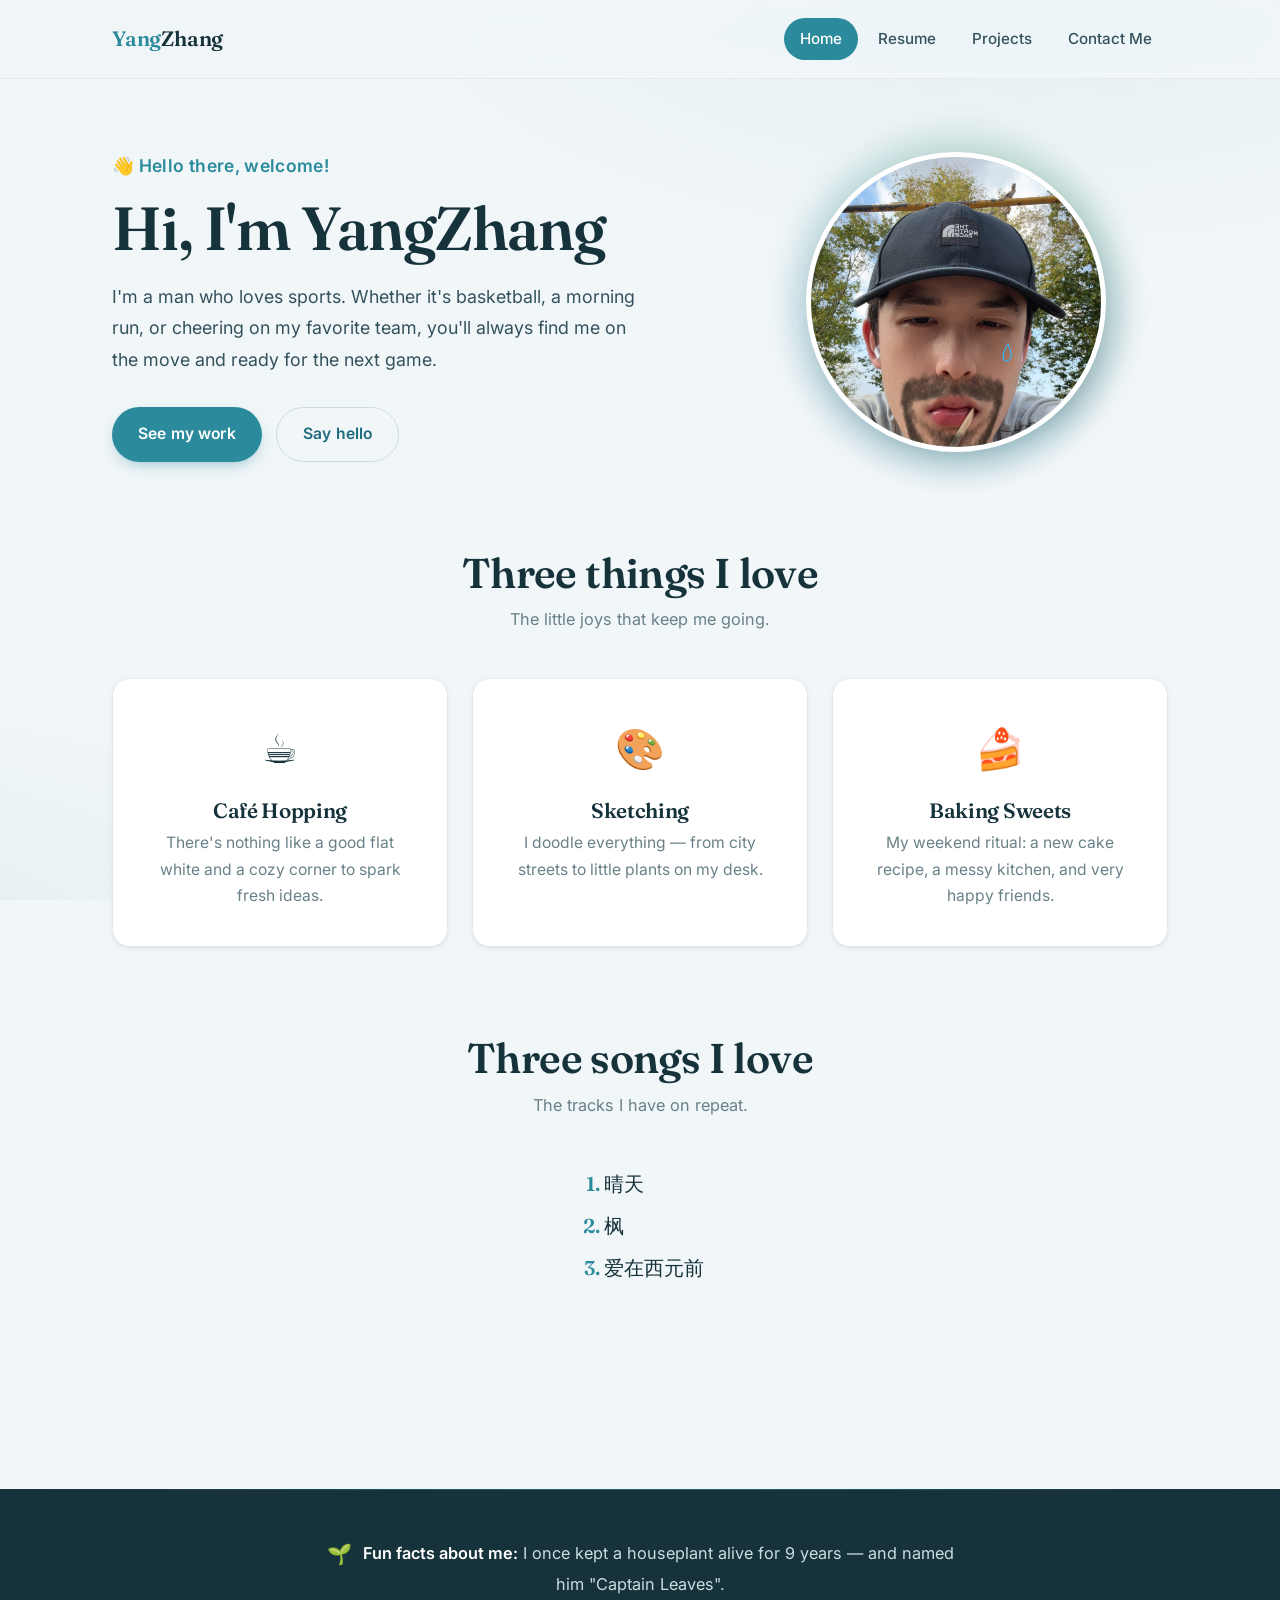
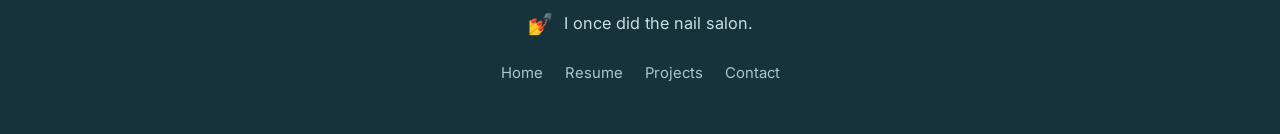
<file: index.html>
<!DOCTYPE html>
<html lang="en">
<head>
  <meta charset="UTF-8" />
  <meta name="viewport" content="width=device-width, initial-scale=1.0" />
  <title>YangZhang — Home</title>
  <meta name="description" content="Hi, I'm YangZhang — a man who loves sports. Welcome to my personal site." />
  <link rel="preconnect" href="https://fonts.googleapis.com" />
  <link rel="preconnect" href="https://fonts.gstatic.com" crossorigin />
  <link href="https://fonts.googleapis.com/css2?family=Fraunces:opsz,wght@9..144,500;9..144,600;9..144,700&family=Inter:wght@400;500;600;700&display=swap" rel="stylesheet" />
  <link rel="stylesheet" href="css/style.css" />
</head>
<body>
  <!-- ===== Header / Nav ===== -->
  <header class="site-header">
    <nav class="nav">
      <a href="index.html" class="nav-brand">Yang<span>Zhang</span></a>
      <button class="nav-toggle" aria-label="Toggle menu" onclick="document.getElementById('navLinks').classList.toggle('open')">
        <span></span><span></span><span></span>
      </button>
      <ul class="nav-links" id="navLinks">
        <li><a href="index.html" class="active">Home</a></li>
        <li><a href="resume.html">Resume</a></li>
        <li><a href="projects.html">Projects</a></li>
        <li><a href="contact.html">Contact Me</a></li>
      </ul>
    </nav>
  </header>

  <main>
    <div class="container">
      <!-- ===== Hero ===== -->
      <section class="hero">
        <div class="hero-content">
          <p class="hero-tagline"><span class="wave">👋</span> Hello there, welcome!</p>
          <h1>Hi, I'm YangZhang</h1>
          <p class="hero-intro">
            I'm a man who loves sports. Whether it's basketball, a morning run,
            or cheering on my favorite team, you'll always find me on the move
            and ready for the next game.
          </p>
          <div class="hero-actions">
            <a href="projects.html" class="btn btn-primary">See my work</a>
            <a href="contact.html" class="btn btn-outline">Say hello</a>
          </div>
        </div>
        <div class="hero-photo">
          <div class="avatar-wrap">
            <img class="avatar"
              src="images/avatar.jpg"
              alt="Portrait of YangZhang"
              width="300" height="300" />
          </div>
        </div>
      </section>

      <!-- ===== Three things I like ===== -->
      <section class="likes">
        <h2 class="section-title">Three things I love</h2>
        <p class="section-subtitle">The little joys that keep me going.</p>
        <div class="likes-grid">
          <div class="like-card">
            <span class="like-icon">☕</span>
            <h3>Café Hopping</h3>
            <p>There's nothing like a good flat white and a cozy corner to spark fresh ideas.</p>
          </div>
          <div class="like-card">
            <span class="like-icon">🎨</span>
            <h3>Sketching</h3>
            <p>I doodle everything — from city streets to little plants on my desk.</p>
          </div>
          <div class="like-card">
            <span class="like-icon">🍰</span>
            <h3>Baking Sweets</h3>
            <p>My weekend ritual: a new cake recipe, a messy kitchen, and very happy friends.</p>
          </div>
        </div>
      </section>

      <!-- ===== Favorite songs ===== -->
      <section class="movies">
        <h2 class="section-title">Three songs I love</h2>
        <p class="section-subtitle">The tracks I have on repeat.</p>
        <ol class="movie-list">
          <li>晴天</li>
          <li>枫</li>
          <li>爱在西元前</li>
        </ol>
      </section>
    </div>
  </main>

  <!-- ===== Footer with fun fact ===== -->
  <footer class="site-footer">
    <div class="container">
      <div class="fun-fact">
        <p>
          <span class="fun-fact-emoji">🌱</span>
          <strong>Fun facts about me:</strong> I once kept a houseplant alive for 9 years — and named him "Captain Leaves".
        </p>
        <p>
          <span class="fun-fact-emoji">💅</span>
          I once did the nail salon.
        </p>
      </div>
      <div class="footer-links">
        <a href="index.html">Home</a>
        <a href="resume.html">Resume</a>
        <a href="projects.html">Projects</a>
        <a href="contact.html">Contact</a>
      </div>
    </div>
  </footer>
</body>
</html>
</file>
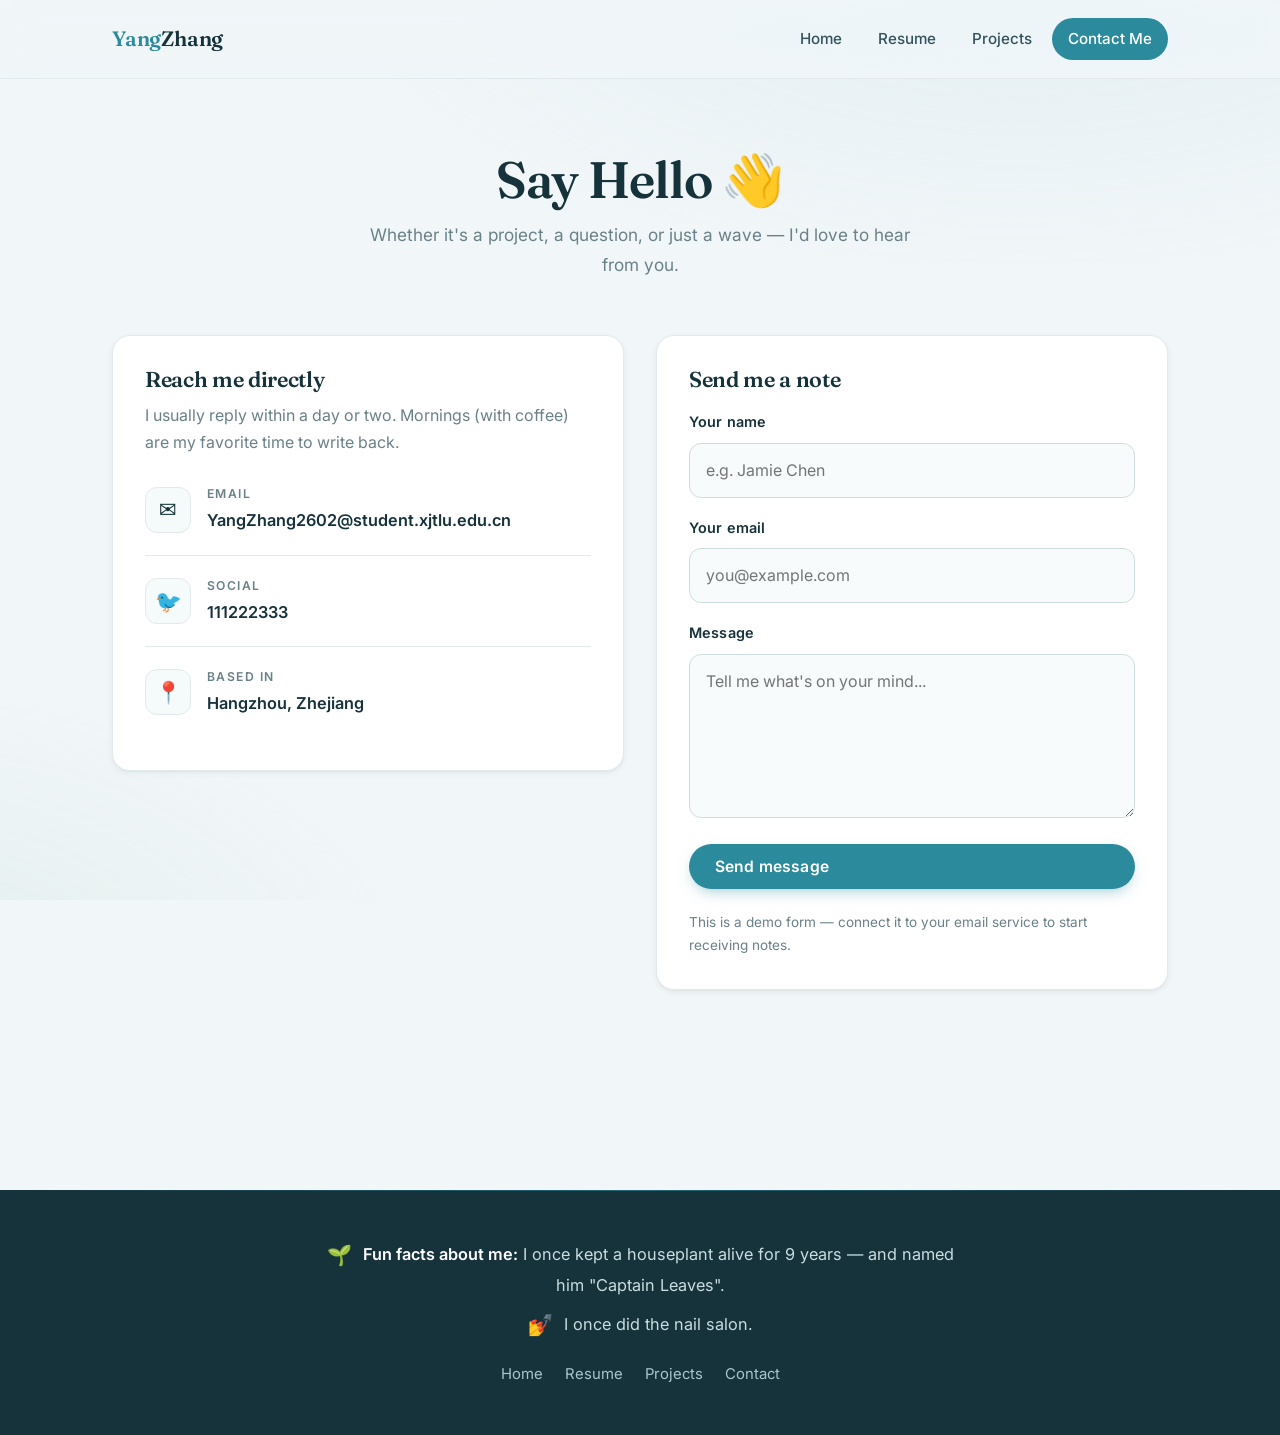
<file: contact.html>
<!DOCTYPE html>
<html lang="en">
<head>
  <meta charset="UTF-8" />
  <meta name="viewport" content="width=device-width, initial-scale=1.0" />
  <title>YangZhang — Contact Me</title>
  <meta name="description" content="Say hello! I'd love to hear from you." />
  <link rel="preconnect" href="https://fonts.googleapis.com" />
  <link rel="preconnect" href="https://fonts.gstatic.com" crossorigin />
  <link href="https://fonts.googleapis.com/css2?family=Fraunces:opsz,wght@9..144,500;9..144,600;9..144,700&family=Inter:wght@400;500;600;700&display=swap" rel="stylesheet" />
  <link rel="stylesheet" href="css/style.css" />
</head>
<body>
  <header class="site-header">
    <nav class="nav">
      <a href="index.html" class="nav-brand">Yang<span>Zhang</span></a>
      <button class="nav-toggle" aria-label="Toggle menu" onclick="document.getElementById('navLinks').classList.toggle('open')">
        <span></span><span></span><span></span>
      </button>
      <ul class="nav-links" id="navLinks">
        <li><a href="index.html">Home</a></li>
        <li><a href="resume.html">Resume</a></li>
        <li><a href="projects.html">Projects</a></li>
        <li><a href="contact.html" class="active">Contact Me</a></li>
      </ul>
    </nav>
  </header>

  <main>
    <div class="container">
      <div class="page-header">
        <h1>Say Hello 👋</h1>
        <p>Whether it's a project, a question, or just a wave — I'd love to hear from you.</p>
      </div>

      <div class="contact-grid">
        <!-- Contact details -->
        <section class="card">
          <h2 style="font-size: 1.35rem; margin-bottom: 10px;">Reach me directly</h2>
          <p style="color: var(--muted); margin-bottom: 8px;">
            I usually reply within a day or two. Mornings (with coffee) are my favorite time to write back.
          </p>
          <ul class="contact-list">
            <li>
              <span class="contact-icon">✉️</span>
              <div>
                <div class="label">Email</div>
                <div class="value">YangZhang2602@student.xjtlu.edu.cn</div>
              </div>
            </li>
            <li>
              <span class="contact-icon">🐦</span>
              <div>
                <div class="label">Social</div>
                <div class="value">111222333</div>
              </div>
            </li>
            <li>
              <span class="contact-icon">📍</span>
              <div>
                <div class="label">Based in</div>
                <div class="value">Hangzhou, Zhejiang</div>
              </div>
            </li>
          </ul>
        </section>

        <!-- Contact form -->
        <section class="card">
          <h2 style="font-size: 1.35rem; margin-bottom: 18px;">Send me a note</h2>
          <form class="contact-form" onsubmit="event.preventDefault(); alert('Thanks for your message! I\\'ll get back to you soon. 🌷');">
            <div class="form-group">
              <label for="name">Your name</label>
              <input type="text" id="name" name="name" placeholder="e.g. Jamie Chen" required />
            </div>
            <div class="form-group">
              <label for="email">Your email</label>
              <input type="email" id="email" name="email" placeholder="you@example.com" required />
            </div>
            <div class="form-group">
              <label for="message">Message</label>
              <textarea id="message" name="message" rows="5" placeholder="Tell me what's on your mind..." required></textarea>
            </div>
            <button type="submit" class="btn btn-primary">Send message</button>
            <p class="form-note">This is a demo form — connect it to your email service to start receiving notes.</p>
          </form>
        </section>
      </div>
    </div>
  </main>

  <footer class="site-footer">
    <div class="container">
      <div class="fun-fact">
        <p>
          <span class="fun-fact-emoji">🌱</span>
          <strong>Fun facts about me:</strong> I once kept a houseplant alive for 9 years — and named him "Captain Leaves".
        </p>
        <p>
          <span class="fun-fact-emoji">💅</span>
          I once did the nail salon.
        </p>
      </div>
      <div class="footer-links">
        <a href="index.html">Home</a>
        <a href="resume.html">Resume</a>
        <a href="projects.html">Projects</a>
        <a href="contact.html">Contact</a>
      </div>
    </div>
  </footer>
</body>
</html>
</file>
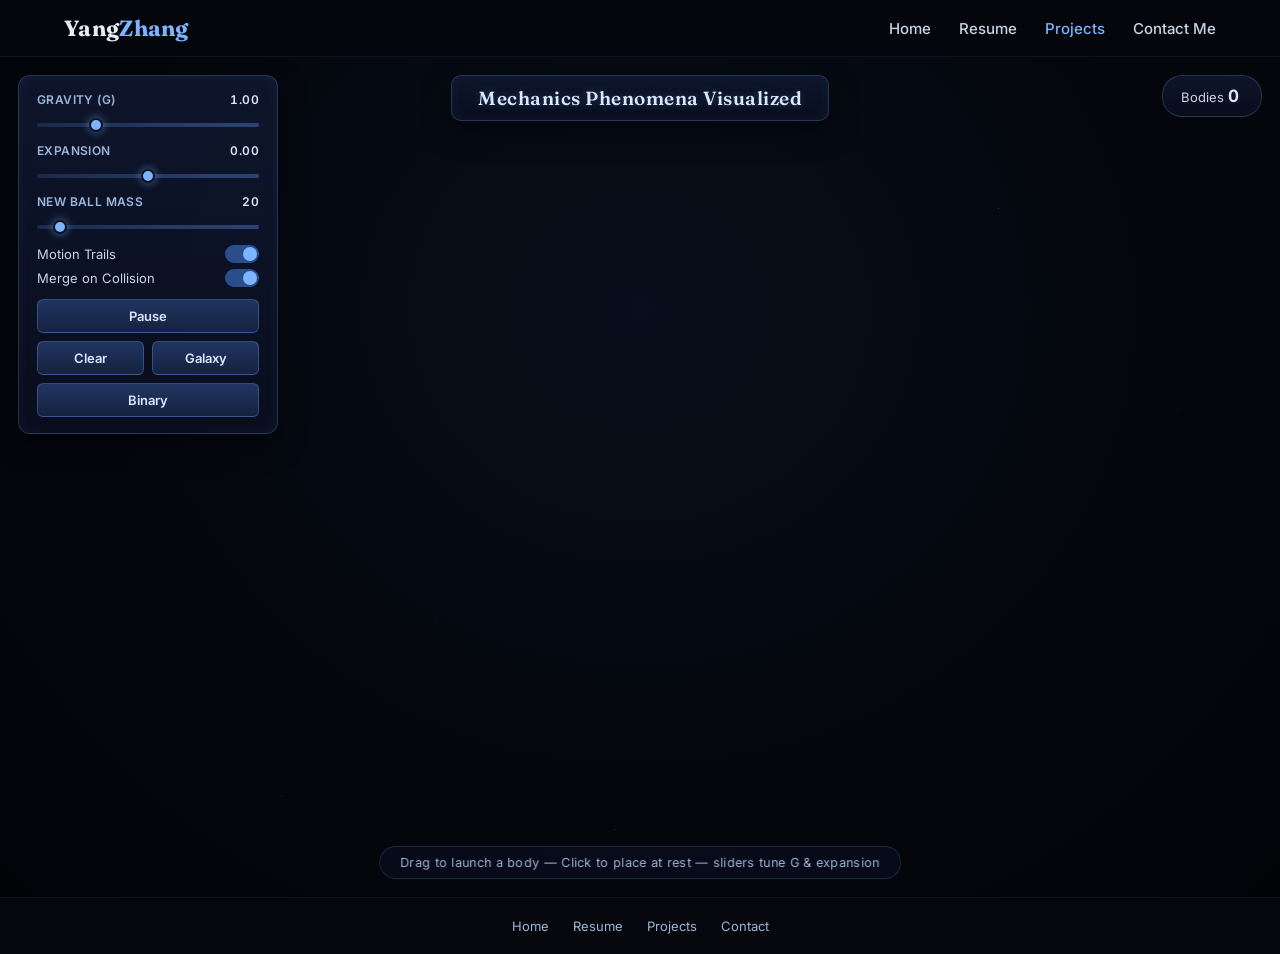
<file: physics.html>
<!DOCTYPE html>
<html lang="en">
<head>
  <meta charset="UTF-8" />
  <meta name="viewport" content="width=device-width, initial-scale=1.0" />
  <title>Mechanics Phenomena Visualized</title>
  <meta name="description" content="An interactive gravity sandbox — n-body mechanics, orbits, and collisions." />
  <link rel="preconnect" href="https://fonts.googleapis.com" />
  <link rel="preconnect" href="https://fonts.gstatic.com" crossorigin />
  <link href="https://fonts.googleapis.com/css2?family=Fraunces:opsz,wght@9..144,500;9..144,600;9..144,700&family=Inter:wght@400;500;600;700&display=swap" rel="stylesheet" />
  <style>
    /* === Page shell (matches the portfolio nav/footer so the new page
       feels like it belongs on the site) === */
    * { box-sizing: border-box; margin: 0; padding: 0; }
    html, body { height: 100%; }
    body {
      font-family: 'Inter', system-ui, -apple-system, Segoe UI, Roboto, Helvetica, Arial, sans-serif;
      background: #05070d;
      color: #e6ecf5;
      min-height: 100vh;
      overflow-x: hidden;
    }

    /* Site nav (a cut-down replica of projects.html nav so we keep the
       visual brand but let the simulation own the rest of the page) */
    .site-header {
      position: sticky;
      top: 0;
      z-index: 20;
      backdrop-filter: blur(8px);
      background: rgba(5, 7, 13, 0.78);
      border-bottom: 1px solid rgba(120, 180, 255, 0.08);
    }
    .nav {
      max-width: 1200px;
      margin: 0 auto;
      padding: 14px 24px;
      display: flex;
      align-items: center;
      justify-content: space-between;
    }
    .nav-brand {
      font-family: 'Fraunces', Georgia, serif;
      font-weight: 700;
      font-size: 22px;
      color: #e6ecf5;
      text-decoration: none;
      letter-spacing: 0.3px;
    }
    .nav-brand span { color: #7cb4ff; }
    .nav-links {
      display: flex;
      gap: 28px;
      list-style: none;
    }
    .nav-links a {
      color: #c9d5e6;
      text-decoration: none;
      font-size: 15px;
      font-weight: 500;
      transition: color 0.18s ease;
    }
    .nav-links a:hover, .nav-links a.active { color: #7cb4ff; }
    .nav-toggle { display: none; }

    @media (max-width: 760px) {
      .nav-links {
        display: none;
        position: absolute;
        top: 100%;
        right: 12px;
        flex-direction: column;
        gap: 14px;
        background: #0b1020;
        padding: 18px 22px;
        border-radius: 10px;
        border: 1px solid rgba(120, 180, 255, 0.15);
      }
      .nav-links.open { display: flex; }
      .nav-toggle {
        display: inline-flex;
        flex-direction: column;
        gap: 4px;
        background: transparent;
        border: none;
        cursor: pointer;
        padding: 4px;
      }
      .nav-toggle span {
        display: block;
        width: 22px;
        height: 2px;
        background: #c9d5e6;
      }
    }

    /* === Simulation layout === */
    .sim-wrap {
      position: relative;
      width: 100%;
      min-height: calc(100vh - 60px);
      overflow: hidden;
      background: radial-gradient(ellipse at 50% 30%, #0b1020 0%, #05070d 60%, #020308 100%);
    }

    /* Starfield twinkle (decorative) */
    .stars {
      position: absolute;
      inset: 0;
      pointer-events: none;
      background-image:
        radial-gradient(1px 1px at 12% 22%, rgba(180,210,255,0.8), transparent 50%),
        radial-gradient(1px 1px at 34% 67%, rgba(200,220,255,0.6), transparent 50%),
        radial-gradient(1px 1px at 55% 14%, rgba(160,190,255,0.7), transparent 50%),
        radial-gradient(1px 1px at 72% 50%, rgba(210,230,255,0.5), transparent 50%),
        radial-gradient(1px 1px at 88% 80%, rgba(180,210,255,0.7), transparent 50%),
        radial-gradient(1px 1px at 22% 88%, rgba(220,235,255,0.5), transparent 50%),
        radial-gradient(1px 1px at 48% 92%, rgba(170,200,255,0.8), transparent 50%),
        radial-gradient(1px 1px at 78% 18%, rgba(190,220,255,0.6), transparent 50%),
        radial-gradient(1px 1px at 92% 42%, rgba(200,220,255,0.5), transparent 50%),
        radial-gradient(1px 1px at 5% 55%, rgba(180,210,255,0.7), transparent 50%);
      opacity: 0.9;
    }

    canvas#gravity {
      position: absolute;
      inset: 0;
      width: 100%;
      height: 100%;
      display: block;
      cursor: crosshair;
    }

    /* === Title bar === */
    .title-bar {
      position: absolute;
      top: 18px;
      left: 50%;
      transform: translateX(-50%);
      z-index: 5;
      padding: 10px 26px;
      border: 1px solid rgba(124, 180, 255, 0.22);
      border-radius: 10px;
      background: linear-gradient(180deg, rgba(16,24,48,0.85), rgba(10,15,32,0.85));
      backdrop-filter: blur(6px);
      box-shadow: 0 10px 30px rgba(0,0,0,0.45), inset 0 0 14px rgba(124, 180, 255, 0.06);
      text-align: center;
    }
    .title-bar h1 {
      font-family: 'Fraunces', Georgia, serif;
      font-size: 19px;
      font-weight: 600;
      letter-spacing: 0.5px;
      color: #dbe7ff;
      text-shadow: 0 0 8px rgba(124, 180, 255, 0.25);
    }

    /* === Control panel (top-left) === */
    .controls {
      position: absolute;
      top: 18px;
      left: 18px;
      z-index: 5;
      width: 260px;
      padding: 16px 18px;
      border-radius: 12px;
      border: 1px solid rgba(124, 180, 255, 0.22);
      background: linear-gradient(180deg, rgba(16,24,48,0.88), rgba(10,15,32,0.88));
      backdrop-filter: blur(8px);
      box-shadow: 0 10px 30px rgba(0,0,0,0.45), inset 0 0 14px rgba(124,180,255,0.06);
    }
    .ctrl-row { margin-bottom: 12px; }
    .ctrl-row:last-child { margin-bottom: 0; }
    .ctrl-label {
      display: flex;
      justify-content: space-between;
      align-items: center;
      font-size: 12px;
      font-weight: 600;
      color: #9cb5d9;
      letter-spacing: 0.4px;
      text-transform: uppercase;
      margin-bottom: 4px;
    }
    .ctrl-value { color: #dbe7ff; font-variant-numeric: tabular-nums; }
    input[type="range"] {
      width: 100%;
      height: 4px;
      -webkit-appearance: none;
      appearance: none;
      background: linear-gradient(90deg, #1c2a4a, #2c4476);
      border-radius: 2px;
      outline: none;
      cursor: pointer;
    }
    input[type="range"]::-webkit-slider-thumb {
      -webkit-appearance: none;
      appearance: none;
      width: 14px; height: 14px;
      border-radius: 50%;
      background: #7cb4ff;
      border: 2px solid #0b1020;
      box-shadow: 0 0 8px rgba(124, 180, 255, 0.6);
      cursor: pointer;
    }
    input[type="range"]::-moz-range-thumb {
      width: 14px; height: 14px;
      border-radius: 50%;
      background: #7cb4ff;
      border: 2px solid #0b1020;
      box-shadow: 0 0 8px rgba(124, 180, 255, 0.6);
      cursor: pointer;
    }

    .toggles {
      display: flex;
      flex-direction: column;
      gap: 6px;
    }
    .toggle {
      display: flex;
      justify-content: space-between;
      align-items: center;
      font-size: 13px;
      color: #c9d5e6;
      cursor: pointer;
      user-select: none;
    }
    .toggle input { display: none; }
    .toggle-switch {
      width: 34px; height: 18px;
      border-radius: 9px;
      background: #1c2a4a;
      position: relative;
      transition: background 0.2s ease;
      flex-shrink: 0;
    }
    .toggle-switch::after {
      content: '';
      position: absolute;
      top: 2px; left: 2px;
      width: 14px; height: 14px;
      border-radius: 50%;
      background: #8da3c8;
      transition: left 0.2s ease, background 0.2s ease;
    }
    .toggle input:checked + .toggle-switch { background: #2a4e8a; }
    .toggle input:checked + .toggle-switch::after { left: 18px; background: #7cb4ff; }

    .buttons {
      display: grid;
      grid-template-columns: 1fr 1fr;
      gap: 8px;
      margin-top: 10px;
    }
    .btn {
      padding: 8px 10px;
      font-family: inherit;
      font-size: 13px;
      font-weight: 600;
      color: #dbe7ff;
      background: linear-gradient(180deg, #203562, #15223f);
      border: 1px solid rgba(124, 180, 255, 0.28);
      border-radius: 6px;
      cursor: pointer;
      transition: background 0.18s ease, box-shadow 0.18s ease, transform 0.05s ease;
    }
    .btn:hover { background: linear-gradient(180deg, #294480, #1a2c54); box-shadow: 0 0 14px rgba(124,180,255,0.25); }
    .btn:active { transform: translateY(1px); }
    .btn.wide { grid-column: 1 / -1; }
    .btn.pause.is-paused { background: linear-gradient(180deg, #5c2a2a, #3a1a1a); border-color: rgba(255,124,124,0.4); }

    /* === Ball count (top-right) === */
    .count-chip {
      position: absolute;
      top: 18px;
      right: 18px;
      z-index: 5;
      padding: 10px 18px;
      border-radius: 20px;
      border: 1px solid rgba(124,180,255,0.22);
      background: linear-gradient(180deg, rgba(16,24,48,0.85), rgba(10,15,32,0.85));
      backdrop-filter: blur(8px);
      font-size: 13px;
      color: #c9d5e6;
    }
    .count-chip strong { color: #dbe7ff; font-size: 17px; font-variant-numeric: tabular-nums; margin-right: 4px; }

    /* === Instruction hint (bottom-center) === */
    .hint {
      position: absolute;
      bottom: 18px;
      left: 50%;
      transform: translateX(-50%);
      z-index: 5;
      padding: 8px 20px;
      border-radius: 20px;
      border: 1px solid rgba(124,180,255,0.18);
      background: rgba(10,15,32,0.7);
      backdrop-filter: blur(6px);
      font-size: 12.5px;
      color: #9cb5d9;
      letter-spacing: 0.3px;
      text-align: center;
      max-width: 92vw;
    }

    /* Dragging preview line */
    .drag-line {
      position: absolute;
      pointer-events: none;
      z-index: 4;
    }

    /* Footer (minimal, same brand) */
    .site-footer {
      background: #05070d;
      border-top: 1px solid rgba(120,180,255,0.08);
      padding: 20px 24px;
      text-align: center;
      font-size: 13px;
      color: #7b8da8;
    }
    .site-footer a { color: #9cb5d9; text-decoration: none; margin: 0 10px; }
    .site-footer a:hover { color: #7cb4ff; }

    @media (max-width: 760px) {
      .title-bar h1 { font-size: 15px; }
      .controls { width: 220px; top: auto; bottom: 56px; left: 8px; width: 210px; padding: 12px 14px; }
      .count-chip { top: auto; bottom: 56px; right: 8px; padding: 6px 12px; font-size: 12px; }
      .hint { bottom: 10px; font-size: 11px; padding: 6px 14px; }
    }
  </style>
</head>
<body>
  <header class="site-header">
    <nav class="nav">
      <a href="index.html" class="nav-brand">Yang<span>Zhang</span></a>
      <button class="nav-toggle" aria-label="Toggle menu" onclick="document.getElementById('navLinks').classList.toggle('open')">
        <span></span><span></span><span></span>
      </button>
      <ul class="nav-links" id="navLinks">
        <li><a href="index.html">Home</a></li>
        <li><a href="resume.html">Resume</a></li>
        <li><a href="projects.html" class="active">Projects</a></li>
        <li><a href="contact.html">Contact Me</a></li>
      </ul>
    </nav>
  </header>

  <section class="sim-wrap" aria-label="Gravity simulation">
    <div class="stars" aria-hidden="true"></div>

    <div class="title-bar"><h1>Mechanics Phenomena Visualized</h1></div>

    <aside class="controls" aria-label="Simulation controls">
      <div class="ctrl-row">
        <div class="ctrl-label"><span>Gravity (G)</span><span class="ctrl-value" id="gVal">1.00</span></div>
        <input type="range" id="gravitySlider" min="0" max="4" step="0.01" value="1" />
      </div>
      <div class="ctrl-row">
        <div class="ctrl-label"><span>Expansion</span><span class="ctrl-value" id="expVal">0.00</span></div>
        <input type="range" id="expansion" min="-0.2" max="0.2" step="0.005" value="0" />
      </div>
      <div class="ctrl-row">
        <div class="ctrl-label"><span>New Ball Mass</span><span class="ctrl-value" id="massVal">20</span></div>
        <input type="range" id="newMass" min="5" max="200" step="1" value="20" />
      </div>

      <div class="ctrl-row toggles">
        <label class="toggle">
          <span>Motion Trails</span>
          <input type="checkbox" id="trails" checked />
          <span class="toggle-switch"></span>
        </label>
        <label class="toggle">
          <span>Merge on Collision</span>
          <input type="checkbox" id="merging" checked />
          <span class="toggle-switch"></span>
        </label>
      </div>

      <div class="buttons">
        <button type="button" class="btn pause wide" id="pauseBtn">Pause</button>
        <button type="button" class="btn" id="clearBtn">Clear</button>
        <button type="button" class="btn" id="galaxyBtn">Galaxy</button>
        <button type="button" class="btn wide" id="binaryBtn">Binary</button>
      </div>
    </aside>

    <div class="count-chip"><span>Bodies</span> <strong id="ballCount">0</strong></div>

    <canvas id="gravity"></canvas>

    <div class="hint" id="hint">Drag to launch a body &mdash; Click to place at rest &mdash; sliders tune G &amp; expansion</div>
  </section>

  <footer class="site-footer">
    <a href="index.html">Home</a>
    <a href="resume.html">Resume</a>
    <a href="projects.html">Projects</a>
    <a href="contact.html">Contact</a>
  </footer>

  <script>
  (function () {
    "use strict";

    /* ===== Canvas setup ===== */
    var canvas = document.getElementById("gravity");
    var ctx = canvas.getContext("2d");
    var W = 0, H = 0;
    function resize() {
      var dpr = Math.min(window.devicePixelRatio || 1, 2);
      W = canvas.parentElement.clientWidth;
      H = canvas.parentElement.clientHeight;
      canvas.style.width = W + "px";
      canvas.style.height = H + "px";
      canvas.width = Math.floor(W * dpr);
      canvas.height = Math.floor(H * dpr);
      ctx.setTransform(dpr, 0, 0, dpr, 0, 0);
    }
    resize();
    window.addEventListener("resize", resize);

    /* ===== Simulation state ===== */
    var bodies = [];
    var paused = false;

    // Controls (DOM references)
    var gSlider = document.getElementById("gravitySlider");
    var expSlider = document.getElementById("expansion");
    var massSlider = document.getElementById("newMass");
    var trailsCheck = document.getElementById("trails");
    var mergingCheck = document.getElementById("merging");
    var pauseBtn = document.getElementById("pauseBtn");
    var clearBtn = document.getElementById("clearBtn");
    var galaxyBtn = document.getElementById("galaxyBtn");
    var binaryBtn = document.getElementById("binaryBtn");
    var gVal = document.getElementById("gVal");
    var expVal = document.getElementById("expVal");
    var massVal = document.getElementById("massVal");
    var ballCount = document.getElementById("ballCount");

    /* ===== Physics constants (tunable) ===== */
    var G = parseFloat(gSlider.value);
    var EXP = parseFloat(expSlider.value);
    var NEW_MASS = parseFloat(massSlider.value);
    var SHOW_TRAILS = trailsCheck.checked;
    var MERGE = mergingCheck.checked;

    // Tune G for a pleasant visual — the slider 0..4 maps to a working range
    // because mass units here are arbitrary; we scale at apply-time.
    var G_SCALE = 80; // convert slider G into the force formula

    gSlider.addEventListener("input", function () {
      G = parseFloat(gSlider.value);
      gVal.textContent = G.toFixed(2);
    });
    expSlider.addEventListener("input", function () {
      EXP = parseFloat(expSlider.value);
      expVal.textContent = EXP.toFixed(2);
    });
    massSlider.addEventListener("input", function () {
      NEW_MASS = parseFloat(massSlider.value);
      massVal.textContent = Math.round(NEW_MASS);
    });
    trailsCheck.addEventListener("change", function () { SHOW_TRAILS = trailsCheck.checked; });
    mergingCheck.addEventListener("change", function () { MERGE = mergingCheck.checked; });

    /* ===== Body model =====
       radius ∝ mass^(1/3) so that volume scales with mass (density constant).
       Color gradient from blue-white (light) to red (heavy). */
    function radiusOf(mass) {
      return Math.pow(Math.max(mass, 1), 1 / 3) * 2.2;
    }
    function colorOf(mass) {
      // mass range ~5..500 in presets; clamp to 0..1
      var t = Math.min(1, Math.max(0, (Math.log(mass + 1) - Math.log(6)) / (Math.log(500) - Math.log(6))));
      // t=0 -> cool (blue-white), t=1 -> hot (red)
      var r = Math.round(220 - 40 * t + 35 * t * t); // 220 -> ~255 (red channel up)
      var g = Math.round(230 - 120 * t);            // 230 -> 110
      var b = Math.round(255 - 180 * t);            // 255 -> 75
      return "rgb(" + r + "," + g + "," + b + ")";
    }
    function glowOf(mass) {
      var t = Math.min(1, Math.max(0, (Math.log(mass + 1) - Math.log(6)) / (Math.log(500) - Math.log(6))));
      return 14 + 18 * t; // heavier => bigger glow
    }

    /* ===== Core simulation ===== */
    var lastTs = null;
    function step(ts) {
      var dt = 0.016;
      if (lastTs != null) {
        dt = Math.min(0.05, (ts - lastTs) / 1000);
      }
      lastTs = ts;

      if (!paused) update(dt);
      draw();
      ballCount.textContent = bodies.length;
      requestAnimationFrame(step);
    }

    function update(dt) {
      var n = bodies.length;
      if (!n) return;

      /* 1) Accumulate gravitational accelerations */
      var G_now = G * G_SCALE;
      for (var i = 0; i < n; i++) {
        bodies[i].ax = 0;
        bodies[i].ay = 0;
      }
      for (var a = 0; a < n; a++) {
        for (var b = a + 1; b < n; b++) {
          var A = bodies[a], B = bodies[b];
          var dx = B.x - A.x;
          var dy = B.y - A.y;
          var r2 = dx * dx + dy * dy;
          // Softening — avoids singularity when bodies overlap
          var soft = Math.max(radiusOf(A.mass) + radiusOf(B.mass), 4);
          var denom = Math.max(r2, soft * soft);
          var inv = 1 / (denom * Math.sqrt(denom));
          var f = G_now * inv; // force per unit mass
          A.ax += f * dx * B.mass;
          A.ay += f * dy * B.mass;
          B.ax -= f * dx * A.mass;
          B.ay -= f * dy * A.mass;
        }
      }

      /* 2) Integrate velocities & positions (semi-implicit Euler — stable enough) */
      var expTerm = 1 + EXP;
      for (var i = 0; i < n; i++) {
        var body = bodies[i];
        body.vx = body.vx * expTerm + body.ax * dt;
        body.vy = body.vy * expTerm + body.ay * dt;
        body.x += body.vx * dt;
        body.y += body.vy * dt;
      }

      /* 3) Collisions — merge if MERGE is on and overlapping */
      if (MERGE) {
        for (var a = 0; a < bodies.length; a++) {
          for (var b = a + 1; b < bodies.length; b++) {
            if (b >= bodies.length) break;
            var A = bodies[a], B = bodies[b];
            var dx = B.x - A.x;
            var dy = B.y - A.y;
            var rr = radiusOf(A.mass) + radiusOf(B.mass);
            if (dx * dx + dy * dy <= rr * rr) {
              mergeBodies(A, B, a, b);
              // Step back; indices shift if we merged
              b--;
              break;
            }
          }
        }
      }

      /* 4) Cull bodies that drifted far off-screen (keeps count bounded) */
      var margin = 200;
      for (var i = bodies.length - 1; i >= 0; i--) {
        var b = bodies[i];
        if (b.x < -margin || b.x > W + margin || b.y < -margin || b.y > H + margin) {
          // Only remove if also moving away reasonably slowly — avoids deleting
          // transiently-overdamped bodies that might swing back.
          var speed2 = b.vx * b.vx + b.vy * b.vy;
          if (speed2 < 2500) bodies.splice(i, 1);
        }
      }
    }

    function mergeBodies(A, B, idxA, idxB) {
      // Conserve momentum: v_new = (m_A v_A + m_B v_B) / (m_A + m_B)
      var m = A.mass + B.mass;
      A.vx = (A.mass * A.vx + B.mass * B.vx) / m;
      A.vy = (A.mass * A.vy + B.mass * B.vy) / m;
      // Center of mass position
      A.x = (A.mass * A.x + B.mass * B.x) / m;
      A.y = (A.mass * A.y + B.mass * B.y) / m;
      A.mass = m;
      A.merged = true; // for a tiny flash effect
      bodies.splice(idxB, 1);
    }

    /* ===== Drawing ===== */
    function draw() {
      // Motion trail: paint a semi-transparent black rectangle instead of
      // storing per-body position history — much faster.
      if (SHOW_TRAILS) {
        ctx.fillStyle = "rgba(5, 7, 13, 0.15)";
        ctx.fillRect(0, 0, W, H);
      } else {
        ctx.fillStyle = "#05070d";
        ctx.fillRect(0, 0, W, H);
      }

      for (var i = 0; i < bodies.length; i++) {
        drawBody(bodies[i]);
      }

      // Dragging preview
      if (dragState.active) drawDrag();
    }

    function drawBody(body) {
      var r = radiusOf(body.mass);
      var color = colorOf(body.mass);
      var glow = glowOf(body.mass);

      ctx.save();
      ctx.shadowColor = color;
      ctx.shadowBlur = glow;

      // Inner bright core
      var grad = ctx.createRadialGradient(body.x, body.y, 0, body.x, body.y, r);
      grad.addColorStop(0, "rgba(255,255,255,0.9)");
      grad.addColorStop(0.35, color);
      grad.addColorStop(1, "rgba(0,0,0,0.1)");
      ctx.fillStyle = grad;
      ctx.beginPath();
      ctx.arc(body.x, body.y, r, 0, Math.PI * 2);
      ctx.fill();
      ctx.restore();
    }

    /* ===== Interaction: click to place, drag to slingshot ===== */
    var dragState = {
      active: false,
      sx: 0, sy: 0,
      ex: 0, ey: 0,
      moved: false
    };

    function posFromEvent(e) {
      var rect = canvas.getBoundingClientRect();
      var cx = (e.touches && e.touches[0]) ? e.touches[0].clientX : e.clientX;
      var cy = (e.touches && e.touches[0]) ? e.touches[0].clientY : e.clientY;
      return { x: cx - rect.left, y: cy - rect.top };
    }

    function onDown(e) {
      e.preventDefault();
      var p = posFromEvent(e);
      dragState.active = true;
      dragState.sx = dragState.ex = p.x;
      dragState.sy = dragState.ey = p.y;
      dragState.moved = false;
    }
    function onMove(e) {
      if (!dragState.active) return;
      e.preventDefault();
      var p = posFromEvent(e);
      dragState.ex = p.x;
      dragState.ey = p.y;
      var dx = dragState.ex - dragState.sx;
      var dy = dragState.ey - dragState.sy;
      if (dx * dx + dy * dy > 4) dragState.moved = true;
    }
    function onUp(e) {
      if (!dragState.active) return;
      e.preventDefault();
      dragState.active = false;

      if (!dragState.moved) {
        // Click → place at rest
        spawnBody(dragState.sx, dragState.sy, 0, 0, NEW_MASS);
      } else {
        // Drag → slingshot. Velocity proportional to drag distance
        // Flip direction: user drags away from spawn point → body flies
        // opposite to the drag vector (sling behaviour).
        var dx = dragState.sx - dragState.ex;
        var dy = dragState.sy - dragState.ey;
        var speedFactor = 0.08; // pixels drag → velocity units
        var vx = dx * speedFactor;
        var vy = dy * speedFactor;
        spawnBody(dragState.sx, dragState.sy, vx, vy, NEW_MASS);
      }
    }

    canvas.addEventListener("mousedown", onDown);
    window.addEventListener("mousemove", onMove);
    window.addEventListener("mouseup", onUp);
    canvas.addEventListener("touchstart", onDown, { passive: false });
    window.addEventListener("touchmove", onMove, { passive: false });
    window.addEventListener("touchend", onUp, { passive: false });

    function drawDrag() {
      var dx = dragState.sx - dragState.ex;
      var dy = dragState.sy - dragState.ey;
      var mag = Math.sqrt(dx * dx + dy * dy);
      var previewMass = NEW_MASS;
      var r = radiusOf(previewMass);
      var color = colorOf(previewMass);

      // Dashed line showing direction
      ctx.save();
      ctx.strokeStyle = "rgba(124, 180, 255, 0.6)";
      ctx.setLineDash([6, 6]);
      ctx.lineWidth = 1.5;
      ctx.beginPath();
      ctx.moveTo(dragState.sx, dragState.sy);
      // Preview speed arrow length
      var previewLen = Math.min(mag, 180);
      var nx = mag ? dx / mag : 0;
      var ny = mag ? dy / mag : 0;
      ctx.lineTo(dragState.sx + nx * previewLen, dragState.sy + ny * previewLen);
      ctx.stroke();
      ctx.setLineDash([]);

      // Ghost body at spawn
      ctx.globalAlpha = 0.6;
      ctx.shadowColor = color;
      ctx.shadowBlur = glowOf(previewMass);
      ctx.fillStyle = color;
      ctx.beginPath();
      ctx.arc(dragState.sx, dragState.sy, r, 0, Math.PI * 2);
      ctx.fill();
      ctx.restore();
    }

    function spawnBody(x, y, vx, vy, mass) {
      bodies.push({ x: x, y: y, vx: vx, vy: vy, mass: mass, ax: 0, ay: 0 });
      capBodies();
    }

    function capBodies() {
      // Hard cap to keep frame rate honest. Lighter bodies die first.
      var MAX = 220;
      if (bodies.length > MAX) {
        bodies.sort(function (a, b) { return a.mass - b.mass; });
        bodies.splice(0, bodies.length - MAX);
      }
    }

    /* ===== Presets (Galaxy & Binary) =====
       Both use circular orbital velocity v = sqrt(G·M_central / r) so the
       systems are dynamically stable when G is at its default 1.0. We draw
       velocities perpendicular to the radius vector from the orbit center. */

    function orbitalVelocity(r, M_central) {
      // v = sqrt(G*G_SCALE * M_central / r)
      return Math.sqrt(G * G_SCALE * M_central / Math.max(r, 1));
    }

    function galaxyPreset() {
      bodies.length = 0;
      var cx = W / 2, cy = H / 2;
      var starMass = 180;
      spawnBody(cx, cy, 0, 0, starMass);

      var nOuter = 38;
      for (var i = 0; i < nOuter; i++) {
        var angle = Math.random() * Math.PI * 2;
        var r = 80 + Math.random() * 170; // 80..250 from center
        var x = cx + Math.cos(angle) * r;
        var y = cy + Math.sin(angle) * r;
        var v = orbitalVelocity(r, starMass);
        // Perpendicular direction: (-sin, cos) for counter-clockwise
        var vx = -Math.sin(angle) * v;
        var vy = Math.cos(angle) * v;
        var m = 6 + Math.random() * 14;
        spawnBody(x, y, vx, vy, m);
      }

      // A few slightly heavier "planets" in closer orbits
      var nInner = 8;
      for (var j = 0; j < nInner; j++) {
        var a2 = Math.random() * Math.PI * 2;
        var r2 = 40 + Math.random() * 30;
        var x2 = cx + Math.cos(a2) * r2;
        var y2 = cy + Math.sin(a2) * r2;
        var v2 = orbitalVelocity(r2, starMass);
        // Counter-rotate the inner ones a bit for visual variety
        var vx2 = Math.sin(a2) * v2;
        var vy2 = -Math.cos(a2) * v2;
        spawnBody(x2, y2, vx2, vy2, 20 + Math.random() * 25);
      }
    }

    function binaryPreset() {
      bodies.length = 0;
      var cx = W / 2, cy = H / 2;
      var sep = 140;
      var M1 = 150, M2 = 150;
      // Barycenter is at the midpoint when equal masses.
      var r1 = sep * M2 / (M1 + M2); // 70
      var r2 = sep * M1 / (M1 + M2); // 70

      // Initial positions: along horizontal axis, barycenter at origin.
      var x1 = cx - r1, y1 = cy;
      var x2 = cx + r2, y2 = cy;

      // Orbital velocity for each around the barycenter.
      var v = orbitalVelocity(r1, M2); // either r works since M1=M2
      spawnBody(x1, y1, 0, -v, M1);
      spawnBody(x2, y2, 0, +v, M2);

      // Asteroids orbiting the barycenter outside the pair
      var n = 22;
      var totalMass = M1 + M2;
      for (var i = 0; i < n; i++) {
        var angle = Math.random() * Math.PI * 2;
        var r = 200 + Math.random() * 120;
        var x = cx + Math.cos(angle) * r;
        var y = cy + Math.sin(angle) * r;
        var vv = orbitalVelocity(r, totalMass);
        var vx = -Math.sin(angle) * vv;
        var vy = Math.cos(angle) * vv;
        var m = 4 + Math.random() * 10;
        spawnBody(x, y, vx, vy, m);
      }
    }

    /* ===== Buttons ===== */
    pauseBtn.addEventListener("click", function () {
      paused = !paused;
      pauseBtn.textContent = paused ? "Resume" : "Pause";
      pauseBtn.classList.toggle("is-paused", paused);
    });
    clearBtn.addEventListener("click", function () { bodies.length = 0; });
    galaxyBtn.addEventListener("click", function () { galaxyPreset(); });
    binaryBtn.addEventListener("click", function () { binaryPreset(); });

    /* ===== Boot ===== */
    // Kick a little so we can tell page loaded even before Galaxy auto-load below runs.
    // Wait one frame so the canvas resize has finished before spawning.
    requestAnimationFrame(function () {
      galaxyPreset();
    });
    requestAnimationFrame(step);

  })();
  </script>
</body>
</html>
</file>
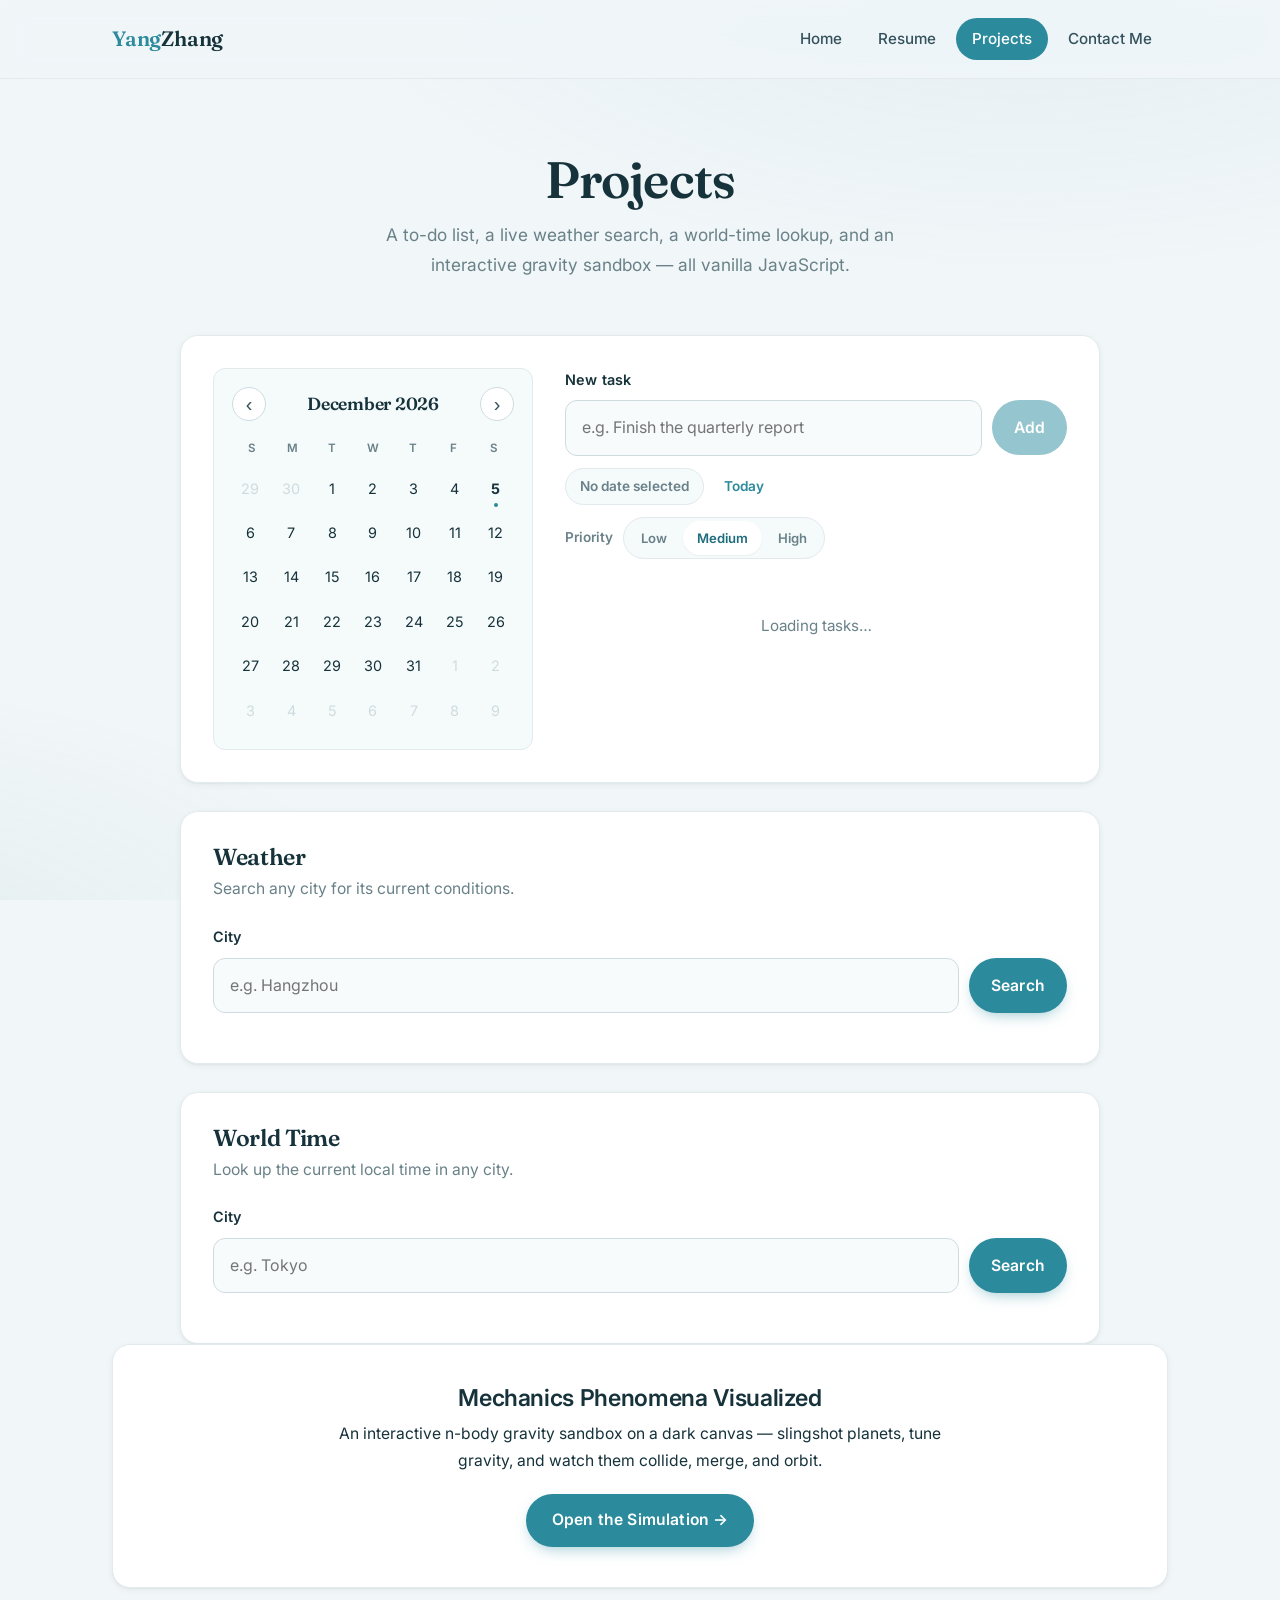
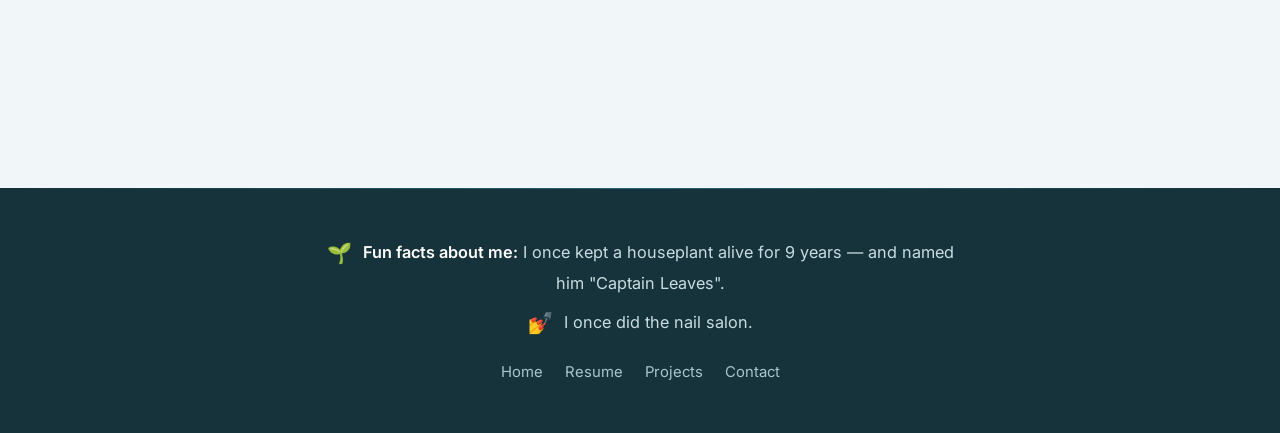
<file: projects.html>
<!DOCTYPE html>
<html lang="en">
<head>
  <meta charset="UTF-8" />
  <meta name="viewport" content="width=device-width, initial-scale=1.0" />
  <title>YangZhang — Projects</title>
  <meta name="description" content="A few projects by YangZhang." />
  <link rel="preconnect" href="https://fonts.googleapis.com" />
  <link rel="preconnect" href="https://fonts.gstatic.com" crossorigin />
  <link href="https://fonts.googleapis.com/css2?family=Fraunces:opsz,wght@9..144,500;9..144,600;9..144,700&family=Inter:wght@400;500;600;700&display=swap" rel="stylesheet" />
  <link rel="stylesheet" href="css/style.css" />
</head>
<body>
  <header class="site-header">
    <nav class="nav">
      <a href="index.html" class="nav-brand">Yang<span>Zhang</span></a>
      <button class="nav-toggle" aria-label="Toggle menu" onclick="document.getElementById('navLinks').classList.toggle('open')">
        <span></span><span></span><span></span>
      </button>
      <ul class="nav-links" id="navLinks">
        <li><a href="index.html">Home</a></li>
        <li><a href="resume.html">Resume</a></li>
        <li><a href="projects.html" class="active">Projects</a></li>
        <li><a href="contact.html">Contact Me</a></li>
      </ul>
    </nav>
  </header>

  <main>
    <div class="container">
      <div class="page-header">
        <h1>Projects</h1>
        <p>A to-do list, a live weather search, a world-time lookup, and an interactive gravity sandbox — all vanilla JavaScript.</p>
      </div>

      <section class="todo-app card" aria-label="To-do list">
        <div class="todo-layout">
          <div class="todo-calendar">
            <div class="cal-header">
              <button type="button" class="cal-nav" data-action="prev" aria-label="Previous month">&lsaquo;</button>
              <h3 class="cal-title" id="calTitle">Month</h3>
              <button type="button" class="cal-nav" data-action="next" aria-label="Next month">&rsaquo;</button>
            </div>
            <div class="cal-weekdays" aria-hidden="true">
              <span>S</span><span>M</span><span>T</span><span>W</span><span>T</span><span>F</span><span>S</span>
            </div>
            <div class="cal-grid" id="calGrid"></div>
          </div>

          <div class="todo-main">
            <form class="todo-form" id="todoForm">
              <label for="todoInput" class="todo-label">New task</label>
              <div class="todo-input-row">
                <input type="text" id="todoInput" class="todo-input" placeholder="e.g. Finish the quarterly report" autocomplete="off" required />
                <button type="submit" class="btn btn-primary todo-add" id="todoAdd">Add</button>
              </div>
              <div class="todo-date-line">
                <span class="todo-date-tag is-empty" id="todoDateTag">No date selected</span>
                <button type="button" class="todo-today" id="todoToday">Today</button>
              </div>
              <div class="todo-priority" role="group" aria-label="Task priority">
                <span class="todo-priority-label">Priority</span>
                <div class="todo-priority-group" id="todoPriority">
                  <button type="button" class="priority-btn" data-priority="low">Low</button>
                  <button type="button" class="priority-btn is-active" data-priority="medium">Medium</button>
                  <button type="button" class="priority-btn" data-priority="high">High</button>
                </div>
              </div>
            </form>

            <p class="todo-status" id="todoStatus" hidden></p>
            <p class="todo-counter" id="todoCounter" hidden>0 of 0 tasks completed</p>
            <ul class="todo-list" id="todoList"></ul>
            <p class="todo-empty" id="todoEmpty">No tasks yet. Pick a date and add one.</p>
          </div>
        </div>
      </section>

      <section class="weather-app card" aria-label="Weather search">
        <h2 class="weather-title">Weather</h2>
        <p class="weather-sub">Search any city for its current conditions.</p>

        <form class="weather-form" id="weatherForm">
          <label for="weatherInput" class="weather-label">City</label>
          <div class="weather-input-row">
            <input
              type="text"
              id="weatherInput"
              class="weather-input"
              placeholder="e.g. Hangzhou"
              autocomplete="off"
            />
            <button type="submit" class="btn btn-primary weather-search" id="weatherSearch">Search</button>
          </div>
        </form>

        <p class="weather-status" id="weatherStatus" role="status" aria-live="polite" hidden></p>

        <div class="weather-candidates" id="weatherCandidates" hidden></div>

        <div class="weather-result" id="weatherResult" hidden>
          <div class="weather-current">
            <div class="weather-icon" id="weatherIcon" aria-hidden="true">🌡️</div>
            <div class="weather-info">
              <h3 class="weather-city" id="weatherCityName"></h3>
              <div class="weather-temp-row">
                <div class="weather-temp" id="weatherTemp"></div>
                <div class="weather-unit" id="weatherUnit" role="group" aria-label="Temperature unit">
                  <button type="button" class="unit-btn is-active" data-unit="C">°C</button>
                  <button type="button" class="unit-btn" data-unit="F">°F</button>
                </div>
              </div>
              <div class="weather-cond" id="weatherCond"></div>
            </div>
          </div>
          <div class="weather-forecast" id="weatherForecast" hidden></div>
        </div>
      </section>

      <section class="worldtime-app card" aria-label="World time search">
        <h2 class="worldtime-title">World Time</h2>
        <p class="worldtime-sub">Look up the current local time in any city.</p>

        <form class="worldtime-form" id="worldTimeForm">
          <label for="worldTimeInput" class="worldtime-label">City</label>
          <div class="worldtime-input-row">
            <input
              type="text"
              id="worldTimeInput"
              class="worldtime-input"
              placeholder="e.g. Tokyo"
              autocomplete="off"
            />
            <button type="submit" class="btn btn-primary worldtime-search" id="worldTimeSearch">Search</button>
          </div>
        </form>

        <p class="worldtime-status" id="worldTimeStatus" role="status" aria-live="polite" hidden></p>

        <div class="worldtime-result" id="worldTimeResult" hidden>
          <div class="worldtime-clock" id="worldTimeClock"></div>
          <div class="worldtime-city" id="worldTimeCityName"></div>
          <div class="worldtime-date" id="worldTimeDate"></div>
          <div class="worldtime-zone" id="worldTimeZone"></div>
        </div>
      </section>

      <section class="physics-app card" aria-label="Gravity sandbox">
        <h2 class="physics-title">Mechanics Phenomena Visualized</h2>
        <p class="physics-sub">An interactive n-body gravity sandbox on a dark canvas — slingshot planets, tune gravity, and watch them collide, merge, and orbit.</p>
        <a class="btn btn-primary physics-launch" href="physics.html">Open the Simulation &rarr;</a>
      </section>
    </div>
  </main>

  <footer class="site-footer">
    <div class="container">
      <div class="fun-fact">
        <p>
          <span class="fun-fact-emoji">🌱</span>
          <strong>Fun facts about me:</strong> I once kept a houseplant alive for 9 years — and named him "Captain Leaves".
        </p>
        <p>
          <span class="fun-fact-emoji">💅</span>
          I once did the nail salon.
        </p>
      </div>
      <div class="footer-links">
        <a href="index.html">Home</a>
        <a href="resume.html">Resume</a>
        <a href="projects.html">Projects</a>
        <a href="contact.html">Contact</a>
      </div>
    </div>
  </footer>
  <script>
    (function () {
      "use strict";

      /* ===== Supabase REST ===== */
      var SUPABASE_URL = "https://ibzqklfctxyyjzqisvtt.supabase.co";
      var SUPABASE_KEY = "sb_publishable_bp__ZBNkRANd52PxvVo2Yw_0Z9rYJ5S";
      var TODOS_URL = SUPABASE_URL + "/rest/v1/todos";
      var HEADERS = {
        "apikey": SUPABASE_KEY,
        "Authorization": "Bearer " + SUPABASE_KEY,
        "Content-Type": "application/json"
      };

      function dbRequest(method, query, body, prefer) {
        var headers = Object.assign({}, HEADERS);
        if (prefer) headers["Prefer"] = prefer;
        var attempt = 0;
        function tryOnce() {
          attempt++;
          return fetch(TODOS_URL + (query || ""), {
            method: method,
            headers: headers,
            body: body ? JSON.stringify(body) : undefined
          }).then(function (res) {
            if (!res.ok) {
              return res.text().then(function (t) {
                throw new Error("Supabase " + res.status + ": " + t);
              });
            }
            return res.status === 204 ? null : res.json();
          }).catch(function (err) {
            // Retry only network-level failures (not 4xx/5xx responses)
            if (attempt < 3 && err instanceof TypeError) {
              return new Promise(function (r) { setTimeout(r, 800 * attempt); }).then(tryOnce);
            }
            throw err;
          });
        }
        return tryOnce();
      }

      function rowToTask(row) {
        return {
          id: row.id,
          text: row.task,
          date: row.date,
          priority: row.priority || "medium",
          done: !!row.done
        };
      }

      function dbLoadAll() {
        return dbRequest("GET", "?select=*&order=created_at.asc")
          .then(function (rows) { return rows.map(rowToTask); });
      }

      function dbInsert(task) {
        return dbRequest("POST", "", {
          task: task.text,
          date: task.date,
          priority: task.priority,
          done: task.done
        }, "return=representation").then(function (rows) {
          return rowToTask(rows[0]);
        });
      }

      function dbUpdate(id, patch) {
        return dbRequest("PATCH", "?id=eq." + encodeURIComponent(id), patch);
      }

      function dbDelete(id) {
        return dbRequest("DELETE", "?id=eq." + encodeURIComponent(id));
      }

      /* ===== Offline queue ===== */
      var PENDING_KEY = "todo.pendingOps";
      function getPending() {
        try {
          var raw = localStorage.getItem(PENDING_KEY);
          return raw ? JSON.parse(raw) : [];
        } catch (e) { return []; }
      }
      function setPending(arr) {
        try { localStorage.setItem(PENDING_KEY, JSON.stringify(arr)); } catch (e) {}
      }
      function enqueue(op) {
        var q = getPending();
        q.push(op);
        setPending(q);
      }
      function dequeue(index) {
        var q = getPending();
        q.splice(index, 1);
        setPending(q);
      }
      function syncPending() {
        var q = getPending();
        if (!q.length) return Promise.resolve();
        var remaining = [];
        var insertTasks = [];
        var insertItems = [];
        var promises = [];
        q.forEach(function (op, idx) {
          if (op.type === "insert") {
            insertTasks.push({ idx: idx, task: op.task });
          } else if (op.type === "update") {
            promises.push(
              dbUpdate(op.id, op.patch).then(function () { return { ok: true, idx: idx }; })
                .catch(function () { return { ok: false, idx: idx }; })
            );
          } else if (op.type === "delete") {
            promises.push(
              dbDelete(op.id).then(function () { return { ok: true, idx: idx }; })
                .catch(function () { return { ok: false, idx: idx }; })
            );
          }
        });
        // Bulk insert pending inserts in one request
        if (insertTasks.length) {
          var rows = insertTasks.map(function (it) {
            return { task: it.task.text, date: it.task.date, priority: it.task.priority, done: it.task.done };
          });
          promises.push(
            dbRequest("POST", "", rows, "return=representation").then(function (savedRows) {
              return insertTasks.map(function (it, i) {
                return { ok: true, idx: it.idx, saved: rowToTask(savedRows[i]) };
              });
            }).catch(function () {
              return insertTasks.map(function (it) {
                return { ok: false, idx: it.idx };
              });
            })
          );
        }
        return Promise.all(promises).then(function (results) {
          var flat = [];
          results.forEach(function (r) {
            if (Array.isArray(r)) { flat = flat.concat(r); } else { flat.push(r); }
          });
          // Update any pending local tasks with real IDs from successful bulk inserts
          flat.forEach(function (res) {
            if (res.ok && res.saved) {
              var localIdx = tasks.findIndex(function (t) {
                return t._pending && t.date === res.saved.date && t.text === res.saved.text && t.priority === res.saved.priority;
              });
              if (localIdx !== -1) {
                tasks[localIdx].id = res.saved.id;
                tasks[localIdx]._pending = false;
              }
            }
          });
          var failed = flat.filter(function (r) { return !r.ok; }).map(function (r) { return q[r.idx]; });
          setPending(failed);
          return failed.length;
        });
      }

      /* ===== Date helpers ===== */
      function startOfDay(d) {
        var x = new Date(d);
        x.setHours(0, 0, 0, 0);
        return x;
      }
      function sameDay(a, b) {
        return a.getFullYear() === b.getFullYear() &&
          a.getMonth() === b.getMonth() &&
          a.getDate() === b.getDate();
      }
      function isoDate(d) {
        var y = d.getFullYear();
        var m = String(d.getMonth() + 1).padStart(2, "0");
        var day = String(d.getDate()).padStart(2, "0");
        return y + "-" + m + "-" + day;
      }
      function fmtDate(d) {
        return d.toLocaleDateString("en-US", {
          weekday: "short", month: "short", day: "numeric", year: "numeric"
        });
      }
      function fmtMonthTitle(d) {
        return d.toLocaleDateString("en-US", { month: "long", year: "numeric" });
      }

      /* ===== State ===== */
      var tasks = [];
      var today = startOfDay(new Date());
      var viewMonth = new Date(today.getFullYear(), today.getMonth(), 1);
      var selectedDate = null;
      var tempIdCounter = 0;

      var calGrid = document.getElementById("calGrid");
      var calTitle = document.getElementById("calTitle");
      var todoForm = document.getElementById("todoForm");
      var todoInput = document.getElementById("todoInput");
      var todoDateTag = document.getElementById("todoDateTag");
      var todoToday = document.getElementById("todoToday");
      var todoList = document.getElementById("todoList");
      var todoEmpty = document.getElementById("todoEmpty");
      var todoAdd = document.getElementById("todoAdd");
      var todoCounter = document.getElementById("todoCounter");
      var todoPriority = document.getElementById("todoPriority");
      var todoStatus = document.getElementById("todoStatus");
      var selectedPriority = "medium";
      var PRIORITY_ORDER = { high: 0, medium: 1, low: 2 };

      function showStatus(msg) {
        todoStatus.textContent = msg;
        todoStatus.hidden = !msg;
      }

      /* ===== Calendar ===== */
      function renderCalendar() {
        calTitle.textContent = fmtMonthTitle(viewMonth);
        var first = new Date(viewMonth.getFullYear(), viewMonth.getMonth(), 1);
        var startDow = first.getDay();
        var gridStart = new Date(first);
        gridStart.setDate(gridStart.getDate() - startDow);

        calGrid.innerHTML = "";
        for (var i = 0; i < 42; i++) {
          (function () {
            var cellDate = new Date(gridStart);
            cellDate.setDate(gridStart.getDate() + i);
            var inMonth = cellDate.getMonth() === viewMonth.getMonth();
            var isToday = sameDay(cellDate, today);
            var isSelected = selectedDate && sameDay(cellDate, selectedDate);

            var cell = document.createElement("button");
            cell.type = "button";
            cell.className = "cal-cell";
            if (!inMonth) cell.classList.add("cal-cell-out");
            if (isToday) cell.classList.add("cal-cell-today");
            if (isSelected) cell.classList.add("cal-cell-sel");
            cell.textContent = String(cellDate.getDate());
            cell.addEventListener("click", function () {
              selectedDate = startOfDay(cellDate);
              renderCalendar();
              updateDateTag();
            });
            calGrid.appendChild(cell);
          })();
        }
      }

      function updateDateTag() {
        if (selectedDate) {
          todoDateTag.textContent = fmtDate(selectedDate);
          todoDateTag.classList.remove("is-empty");
        } else {
          todoDateTag.textContent = "No date selected";
          todoDateTag.classList.add("is-empty");
        }
        todoAdd.disabled = !selectedDate;
      }

      /* ===== Task list ===== */
      function renderTasks() {
        todoList.innerHTML = "";
        var sorted = tasks.slice().sort(function (a, b) {
          if (a.done !== b.done) return a.done ? 1 : -1;
          if (a.date !== b.date) return a.date < b.date ? -1 : 1;
          var pa = PRIORITY_ORDER[a.priority || "medium"];
          var pb = PRIORITY_ORDER[b.priority || "medium"];
          if (pa !== pb) return pa - pb;
          return 0;
        });
        sorted.forEach(function (t) {
          var li = document.createElement("li");
          li.className = "todo-item" + (t.done ? " is-done" : "");

          var cb = document.createElement("input");
          cb.type = "checkbox";
          cb.checked = !!t.done;
          cb.id = "cb-" + t.id;
          cb.addEventListener("change", function () {
            t.done = cb.checked;
            renderTasks();
            dbUpdate(t.id, { done: t.done }).catch(function (e) {
              t.done = !cb.checked;
              renderTasks();
              showStatus("Couldn't save — check your connection.");
              console.error(e);
            });
          });

          var label = document.createElement("div");
          label.className = "todo-text";
          var main = document.createElement("span");
          main.className = "todo-text-main";
          main.textContent = t.text;
          main.title = "Click to edit";
          main.addEventListener("click", function () {
            startEdit(li, label, main, t);
          });
          var badge = document.createElement("span");
          badge.className = "todo-date-badge";
          badge.textContent = fmtDate(new Date(t.date + "T00:00:00"));
          var pBadge = document.createElement("span");
          var prio = t.priority || "medium";
          pBadge.className = "todo-priority-badge prio-" + prio;
          pBadge.textContent = prio.charAt(0).toUpperCase() + prio.slice(1);
          var meta = document.createElement("span");
          meta.className = "todo-meta";
          meta.appendChild(pBadge);
          meta.appendChild(badge);
          label.appendChild(main);
          label.appendChild(meta);

          var del = document.createElement("button");
          del.type = "button";
          del.className = "todo-del";
          del.setAttribute("aria-label", "Delete task");
          del.innerHTML = "&times;";
          del.addEventListener("click", function () {
            var removed = t;
            tasks = tasks.filter(function (x) { return x.id !== t.id; });
            renderTasks();
            dbDelete(removed.id).catch(function (e) {
              tasks.push(removed);
              renderTasks();
              showStatus("Couldn't delete — check your connection.");
              console.error(e);
            });
          });

          li.appendChild(cb);
          li.appendChild(label);
          li.appendChild(del);
          todoList.appendChild(li);
        });
        todoEmpty.style.display = tasks.length ? "none" : "";
        var doneCount = tasks.filter(function (t) { return t.done; }).length;
        var total = tasks.length;
        if (total > 0) {
          todoCounter.hidden = false;
          todoCounter.textContent = doneCount + " of " + total + " task" + (total === 1 ? "" : "s") + " completed";
        } else {
          todoCounter.hidden = true;
        }
      }

      function startEdit(li, label, main, t) {
        var input = document.createElement("input");
        input.type = "text";
        input.className = "todo-edit-input";
        input.value = t.text;
        input.setAttribute("aria-label", "Edit task");
        label.replaceChild(input, main);
        input.focus();
        input.setSelectionRange(input.value.length, input.value.length);
        var settled = false;
        function commit() {
          if (settled) return;
          settled = true;
          var v = input.value.trim();
          if (v && v !== t.text) {
            var oldText = t.text;
            t.text = v;
            renderTasks();
            dbUpdate(t.id, { task: v }).catch(function (e) {
              t.text = oldText;
              renderTasks();
              showStatus("Couldn't save — check your connection.");
              console.error(e);
            });
          } else {
            renderTasks();
          }
        }
        function cancel() {
          if (settled) return;
          settled = true;
          renderTasks();
        }
        input.addEventListener("keydown", function (e) {
          if (e.key === "Enter") {
            e.preventDefault();
            commit();
          } else if (e.key === "Escape") {
            cancel();
          }
        });
        input.addEventListener("blur", commit);
      }

      function addTask(text) {
        var trimmed = (text || "").trim();
        if (!trimmed || !selectedDate) return;
        var temp = {
          id: "tmp-" + (++tempIdCounter),
          text: trimmed,
          date: isoDate(selectedDate),
          priority: selectedPriority,
          done: false
        };
        tasks.push(temp);
        renderTasks();
        todoInput.value = "";
        todoInput.focus();
        showStatus("");
        dbInsert(temp).then(function (saved) {
          var i = tasks.findIndex(function (x) { return x.id === temp.id; });
          if (i !== -1) {
            tasks[i] = saved;
            tasks[i]._pending = false;
          }
          renderTasks();
        }).catch(function (e) {
          temp._pending = true;
          enqueue({ type: "insert", task: { text: temp.text, date: temp.date, priority: temp.priority, done: temp.done } });
          renderTasks();
          showStatus("Saved locally — will sync when online.");
          console.warn(e);
        });
      }

      /* ===== Events ===== */
      document.querySelector('[data-action="prev"]').addEventListener("click", function () {
        viewMonth = new Date(viewMonth.getFullYear(), viewMonth.getMonth() - 1, 1);
        renderCalendar();
      });
      document.querySelector('[data-action="next"]').addEventListener("click", function () {
        viewMonth = new Date(viewMonth.getFullYear(), viewMonth.getMonth() + 1, 1);
        renderCalendar();
      });
      todoToday.addEventListener("click", function () {
        selectedDate = startOfDay(new Date());
        viewMonth = new Date(selectedDate.getFullYear(), selectedDate.getMonth(), 1);
        renderCalendar();
        updateDateTag();
      });
      todoPriority.addEventListener("click", function (e) {
        var btn = e.target.closest(".priority-btn");
        if (!btn) return;
        selectedPriority = btn.getAttribute("data-priority");
        todoPriority.querySelectorAll(".priority-btn").forEach(function (b) {
          b.classList.toggle("is-active", b === btn);
        });
      });
      todoForm.addEventListener("submit", function (e) {
        e.preventDefault();
        addTask(todoInput.value);
      });

      /* ===== One-time localStorage → Supabase migration ===== */
      var LEGACY_KEY = "todo.tasks.v1";

      function migrateLocal() {
        var raw;
        try { raw = localStorage.getItem(LEGACY_KEY); } catch (e) { return Promise.resolve(0); }
        if (!raw) return Promise.resolve(0);
        var arr;
        try { arr = JSON.parse(raw); } catch (e) { arr = []; }
        if (!Array.isArray(arr) || !arr.length) return Promise.resolve(0);
        var rows = arr
          .filter(function (t) { return t && t.text && t.date; })
          .map(function (t) {
            return {
              task: t.text,
              date: t.date,
              priority: t.priority || "medium",
              done: !!t.done
            };
          });
        if (!rows.length) return Promise.resolve(0);
        return dbRequest("POST", "", rows, "return=minimal").then(function () {
          try { localStorage.removeItem(LEGACY_KEY); } catch (e) {}
          return rows.length;
        });
      }

      /* ===== Init ===== */
      renderCalendar();
      updateDateTag();
      todoEmpty.textContent = "Loading tasks…";
      dbLoadAll().then(function (rows) {
        return migrateLocal().then(function (migrated) {
          if (migrated > 0) return dbLoadAll();
          return rows;
        });
      }).then(function (rows) {
        tasks = rows;
        todoEmpty.textContent = "No tasks yet. Pick a date and add one.";
        renderTasks();
        return syncPending();
      }).then(function (failedCount) {
        if (failedCount > 0) {
          showStatus(failedCount + " change" + (failedCount === 1 ? "" : "s") + " still unsynced — will retry.");
        } else if (failedCount === 0 && getPending().length === 0) {
          showStatus("");
        }
        renderTasks();
      }).catch(function (e) {
        todoEmpty.textContent = "Couldn't load tasks — check your connection.";
        showStatus("Couldn't reach Supabase.");
        console.error(e);
      });

      window.addEventListener("online", function () {
        if (!getPending().length) return;
        syncPending().then(function (failedCount) {
          if (failedCount === 0) showStatus("");
          renderTasks();
        }).catch(function () {});
      });

      // Retry queued ops every 30s — covers cases where the browser never
      // fired "online" (e.g. connection resets without full disconnect)
      setInterval(function () {
        if (!getPending().length) return;
        syncPending().then(function (failedCount) {
          if (failedCount === 0) showStatus("");
          renderTasks();
        }).catch(function () {});
      }, 30000);
    })();
  </script>

  <script>
    (function () {
      "use strict";

      /* ===== Weather (Open-Meteo: geocoding + forecast) =====
         The previous provider could not resolve ambiguous city names — it has
         no geocoding endpoint, ignores coordinates, and returns a single
         nondeterministic match. Candidate locations therefore come from
         Open-Meteo geocoding, and the weather is fetched by the coordinates
         of the candidate the user selects. */
      var GEO_URL = "https://geocoding-api.open-meteo.com/v1/search";
      var WX_URL = "https://api.open-meteo.com/v1/forecast";

      var form = document.getElementById("weatherForm");
      if (!form) return;

      var input = document.getElementById("weatherInput");
      var searchBtn = document.getElementById("weatherSearch");
      var statusEl = document.getElementById("weatherStatus");
      var resultEl = document.getElementById("weatherResult");
      var iconEl = document.getElementById("weatherIcon");
      var cityEl = document.getElementById("weatherCityName");
      var tempEl = document.getElementById("weatherTemp");
      var condEl = document.getElementById("weatherCond");
      var forecastEl = document.getElementById("weatherForecast");
      var unitGroup = document.getElementById("weatherUnit");
      var candidatesEl = document.getElementById("weatherCandidates");

      var MSG_NOT_FOUND = "Couldn't find that city — check the spelling.";
      var MSG_EMPTY = "Enter a city first.";

      /* Temperature unit — Celsius by default. */
      var unit = "C";
      /* Last successful response, re-rendered on a unit change (no new request). */
      var lastData = null;

      function showStatus(msg, isError) {
        statusEl.textContent = msg;
        statusEl.hidden = !msg;
        statusEl.classList.toggle("is-error", !!isError);
      }

      function hideCandidates() {
        candidatesEl.hidden = true;
        candidatesEl.innerHTML = "";
      }

      /* WMO weather codes (as returned by Open-Meteo) -> English label + emoji. */
      function wmoInfo(code) {
        var c = parseInt(code, 10);
        switch (c) {
          case 0: return { label: "Clear sky", emoji: "☀️" };
          case 1: return { label: "Mainly clear", emoji: "🌤️" };
          case 2: return { label: "Partly cloudy", emoji: "⛅" };
          case 3: return { label: "Overcast", emoji: "☁️" };
          case 45:
          case 48: return { label: "Fog", emoji: "🌫️" };
          case 51: return { label: "Light drizzle", emoji: "🌦️" };
          case 53: return { label: "Moderate drizzle", emoji: "🌦️" };
          case 55: return { label: "Dense drizzle", emoji: "🌧️" };
          case 56:
          case 57: return { label: "Freezing drizzle", emoji: "🌧️" };
          case 61: return { label: "Light rain", emoji: "🌦️" };
          case 63: return { label: "Moderate rain", emoji: "🌧️" };
          case 65: return { label: "Heavy rain", emoji: "🌧️" };
          case 66:
          case 67: return { label: "Freezing rain", emoji: "🌧️" };
          case 71: return { label: "Light snow", emoji: "🌨️" };
          case 73: return { label: "Moderate snow", emoji: "❄️" };
          case 75: return { label: "Heavy snow", emoji: "❄️" };
          case 77: return { label: "Snow grains", emoji: "🌨️" };
          case 80: return { label: "Light showers", emoji: "🌦️" };
          case 81: return { label: "Moderate showers", emoji: "🌧️" };
          case 82: return { label: "Violent showers", emoji: "⛈️" };
          case 85: return { label: "Snow showers", emoji: "🌨️" };
          case 86: return { label: "Heavy snow showers", emoji: "❄️" };
          case 95: return { label: "Thunderstorm", emoji: "⛈️" };
          case 96:
          case 99: return { label: "Thunderstorm with hail", emoji: "⛈️" };
          default: return { label: "Unknown", emoji: "🌡️" };
        }
      }

      function wait(ms) {
        return new Promise(function (resolve) { setTimeout(resolve, ms); });
      }

      /* GET JSON with a couple of retries — Open-Meteo occasionally answers
         with a transient "service overloaded" response. */
      function fetchJson(url, tries) {
        if (tries == null) tries = 3;
        return fetch(url, { headers: { "Accept": "application/json" } })
          .then(function (res) {
            return res.json().catch(function () { return null; }).then(function (body) {
              if (!res.ok || (body && body.error)) throw new Error("HTTP " + res.status);
              return body;
            });
          })
          .catch(function (err) {
            if (tries > 1) return wait(700).then(function () { return fetchJson(url, tries - 1); });
            throw err;
          });
      }

      /* Compare names case- and diacritic-insensitively. */
      function normName(value) {
        var s = String(value == null ? "" : value).trim().toLowerCase();
        return s.normalize("NFD").replace(/[\u0300-\u036f]/g, "");
      }

      function isPlace(result) {
        var fc = result && result.feature_code;
        return typeof fc === "string" && fc.indexOf("PPL") === 0;
      }

      /* Candidate locations for the query. Prefers exact name matches; if the
         API returned none, keeps its own fuzzy matches. Never invents places. */
      function geocode(query) {
        var lang = /[\u3400-\u9fff]/.test(query) ? "zh" : "en";
        var url = GEO_URL + "?name=" + encodeURIComponent(query) + "&count=10&language=" + lang;
        return fetchJson(url, 3).then(function (data) {
          var places = ((data && data.results) || []).filter(isPlace);
          var want = normName(query);
          var exact = places.filter(function (r) { return normName(r.name) === want; });
          return exact.length ? exact : places;
        });
      }

      function fetchWeather(candidate) {
        var url = WX_URL +
          "?latitude=" + encodeURIComponent(candidate.latitude) +
          "&longitude=" + encodeURIComponent(candidate.longitude) +
          "&current=temperature_2m,weather_code" +
          "&daily=weather_code,temperature_2m_max,temperature_2m_min" +
          "&timezone=auto&forecast_days=4";
        return fetchJson(url, 3);
      }

      /* Region detail for a candidate: admin area(s) + country. */
      function regionText(candidate) {
        var parts = [];
        [candidate.admin1, candidate.admin2, candidate.country].forEach(function (p) {
          if (p && p !== candidate.name && parts.indexOf(p) === -1) parts.push(p);
        });
        return parts.join(" · ");
      }

      function placeText(candidate) {
        var region = regionText(candidate);
        return region ? candidate.name + ", " + region.split(" · ").join(", ") : candidate.name;
      }

      /* Map an Open-Meteo response to the shape the UI renders. */
      function toView(candidate, wx) {
        var daily = wx.daily || {};
        var dates = daily.time || [];
        var codes = daily.weather_code || [];
        var maxs = daily.temperature_2m_max || [];
        var mins = daily.temperature_2m_min || [];
        var forecast = [];
        for (var i = 0; i < dates.length && i < 4; i++) {
          forecast.push({ date: dates[i], code: codes[i], max: maxs[i], min: mins[i] });
        }
        return {
          place: placeText(candidate),
          temperature: wx.current ? wx.current.temperature_2m : undefined,
          code: wx.current ? wx.current.weather_code : undefined,
          forecast: forecast
        };
      }

      /* F = (C × 9/5) + 32 */
      function toFahrenheit(celsius) {
        return (celsius * 9 / 5) + 32;
      }

      function fmtTemp(value) {
        var n = Number(value);
        if (isNaN(n)) return "—";
        var converted = unit === "F" ? toFahrenheit(n) : n;
        return (Math.round(converted * 10) / 10) + "°" + unit;
      }

      function dayLabel(day) {
        if (!day.date) return "";
        var dt = new Date(day.date + "T00:00:00");
        if (isNaN(dt.getTime())) return "";
        return dt.toLocaleDateString("en-US", { weekday: "short", day: "numeric" });
      }

      /* Show up to 3 days from the API's forecast array (we do not invent days). */
      function renderForecast(days) {
        forecastEl.innerHTML = "";

        /* No forecast in the response — say so rather than pad with fake values. */
        if (!days || !days.length) {
          var note = document.createElement("p");
          note.className = "forecast-empty";
          note.textContent = "3-day forecast isn't available for this location.";
          forecastEl.appendChild(note);
          forecastEl.hidden = false;
          return;
        }

        /* slice() never pads: if the API returns fewer days, we show fewer. */
        days.slice(0, 3).forEach(function (day) {
          var info = wmoInfo(day.code);

          var cell = document.createElement("div");
          cell.className = "forecast-day";

          var label = document.createElement("div");
          label.className = "forecast-label";
          label.textContent = dayLabel(day);

          var icon = document.createElement("div");
          icon.className = "forecast-icon";
          icon.textContent = info.emoji;
          icon.setAttribute("aria-hidden", "true");

          var cond = document.createElement("div");
          cond.className = "forecast-cond";
          cond.textContent = info.label;

          var temps = document.createElement("div");
          temps.className = "forecast-temps";

          var max = document.createElement("span");
          max.className = "forecast-max";
          max.textContent = fmtTemp(day.max);

          var sep = document.createElement("span");
          sep.className = "forecast-sep";
          sep.textContent = "/";

          var min = document.createElement("span");
          min.className = "forecast-min";
          min.textContent = fmtTemp(day.min);

          temps.appendChild(max);
          temps.appendChild(sep);
          temps.appendChild(min);

          cell.appendChild(label);
          cell.appendChild(icon);
          cell.appendChild(cond);
          cell.appendChild(temps);
          forecastEl.appendChild(cell);
        });

        forecastEl.hidden = false;
      }

      function render(data) {
        lastData = data;
        var info = wmoInfo(data.code);
        iconEl.textContent = info.emoji;
        cityEl.textContent = data.place || "Unknown";
        tempEl.textContent = fmtTemp(data.temperature);
        condEl.textContent = info.label;
        renderForecast(data.forecast);
        resultEl.hidden = false;
      }

      /* Selection list shown only when the name matches several places. */
      function renderCandidates(list) {
        candidatesEl.innerHTML = "";
        list.forEach(function (candidate) {
          var btn = document.createElement("button");
          btn.type = "button";
          btn.className = "candidate";

          var name = document.createElement("span");
          name.className = "candidate-name";
          name.textContent = candidate.name;

          var region = document.createElement("span");
          region.className = "candidate-region";
          region.textContent = regionText(candidate);

          btn.appendChild(name);
          btn.appendChild(region);
          btn.addEventListener("click", function () {
            hideCandidates();
            loadWeather(candidate);
          });

          candidatesEl.appendChild(btn);
        });
        candidatesEl.hidden = false;
      }

      /* Fetch + display weather for one chosen location. */
      function loadWeather(candidate) {
        resultEl.hidden = true;
        showStatus("Loading…", false);
        searchBtn.disabled = true;

        fetchWeather(candidate)
          .then(function (wx) {
            searchBtn.disabled = false;
            if (!wx || !wx.current || typeof wx.current.temperature_2m !== "number") {
              showStatus(MSG_NOT_FOUND, true);
              return;
            }
            render(toView(candidate, wx));
            showStatus("", false);
          })
          .catch(function () {
            searchBtn.disabled = false;
            showStatus("Couldn't load the weather — check your connection and try again.", true);
          });
      }

      function search() {
        var query = input.value.trim();

        if (!query) {
          hideCandidates();
          resultEl.hidden = true;
          showStatus(MSG_EMPTY, true);
          return;
        }

        hideCandidates();
        resultEl.hidden = true;
        showStatus("Loading…", false);
        searchBtn.disabled = true;

        geocode(query)
          .then(function (list) {
            if (!list.length) {
              searchBtn.disabled = false;
              showStatus(MSG_NOT_FOUND, true);
              return;
            }
            /* Exactly one reliable location -> straight to its weather. */
            if (list.length === 1) {
              loadWeather(list[0]);
              return;
            }
            searchBtn.disabled = false;
            showStatus("", false);
            renderCandidates(list);
          })
          .catch(function () {
            searchBtn.disabled = false;
            showStatus("Couldn't search for that city — check your connection and try again.", true);
          });
      }

      form.addEventListener("submit", function (e) {
        e.preventDefault();
        search();
      });

      /* °C / °F toggle — re-renders the cached response, never re-fetches. */
      unitGroup.addEventListener("click", function (e) {
        var btn = e.target.closest(".unit-btn");
        if (!btn) return;
        var next = btn.getAttribute("data-unit");
        if (next === unit) return;
        unit = next;
        unitGroup.querySelectorAll(".unit-btn").forEach(function (b) {
          b.classList.toggle("is-active", b === btn);
        });
        if (lastData) render(lastData);
      });
    })();
  </script>

  <script>
    (function () {
      "use strict";

      /* ===== World Time (UAPI) ===== */
      var WORLDTIME_URL = "https://uapis.cn/api/v1/misc/worldtime";

      var form = document.getElementById("worldTimeForm");
      if (!form) return;

      var input = document.getElementById("worldTimeInput");
      var searchBtn = document.getElementById("worldTimeSearch");
      var statusEl = document.getElementById("worldTimeStatus");
      var resultEl = document.getElementById("worldTimeResult");
      var clockEl = document.getElementById("worldTimeClock");
      var cityEl = document.getElementById("worldTimeCityName");
      var dateEl = document.getElementById("worldTimeDate");
      var zoneEl = document.getElementById("worldTimeZone");

      var MSG_NOT_FOUND = "Couldn't find that city — check the spelling.";
      var MSG_EMPTY = "Enter a city first.";

      function showStatus(msg, isError) {
        statusEl.textContent = msg;
        statusEl.hidden = !msg;
        statusEl.classList.toggle("is-error", !!isError);
      }

      /* The API returns datetime as "YYYY-MM-DD HH:MM:SS"; split it as-is. */
      function splitDatetime(value) {
        var parts = String(value).trim().split(/\s+/);
        return { date: parts[0] || "", time: parts[1] || "" };
      }

      function render(data) {
        var dt = splitDatetime(data.datetime);
        clockEl.textContent = dt.time || "—";
        cityEl.textContent = data.query || "—";

        var dateBits = [];
        if (data.weekday) dateBits.push(data.weekday);
        if (dt.date) dateBits.push(dt.date);
        dateEl.textContent = dateBits.join(" · ");

        /* Show only the time-zone values the API actually returned. */
        var zoneBits = [];
        if (data.timezone) zoneBits.push(data.timezone);
        if (data.offset_string) zoneBits.push(data.offset_string);
        zoneEl.textContent = zoneBits.join(" · ");
        zoneEl.hidden = zoneBits.length === 0;

        resultEl.hidden = false;
      }

      function search() {
        var city = input.value.trim();

        if (!city) {
          resultEl.hidden = true;
          showStatus(MSG_EMPTY, true);
          return;
        }

        resultEl.hidden = true;
        showStatus("Loading…", false);
        searchBtn.disabled = true;

        function finish() { searchBtn.disabled = false; }

        fetch(WORLDTIME_URL + "?city=" + encodeURIComponent(city), {
          headers: { "Accept": "application/json" }
        })
          .then(function (res) {
            return res.json().catch(function () { return null; }).then(function (body) {
              if (!res.ok) {
                var e = new Error("HTTP " + res.status);
                e.notFound = true;
                throw e;
              }
              return body;
            });
          })
          .then(function (data) {
            finish();
            /* Require the fields we render; never fabricate a result. */
            if (!data || !data.datetime || !data.timezone) {
              showStatus(MSG_NOT_FOUND, true);
              return;
            }
            render(data);
            showStatus("", false);
          })
          .catch(function (err) {
            finish();
            if (err && err.notFound) {
              showStatus(MSG_NOT_FOUND, true);
            } else {
              showStatus("Couldn't load the time — check your connection and try again.", true);
            }
          });
      }

      form.addEventListener("submit", function (e) {
        e.preventDefault();
        search();
      });
    })();
  </script>
</body>
</html>
</file>
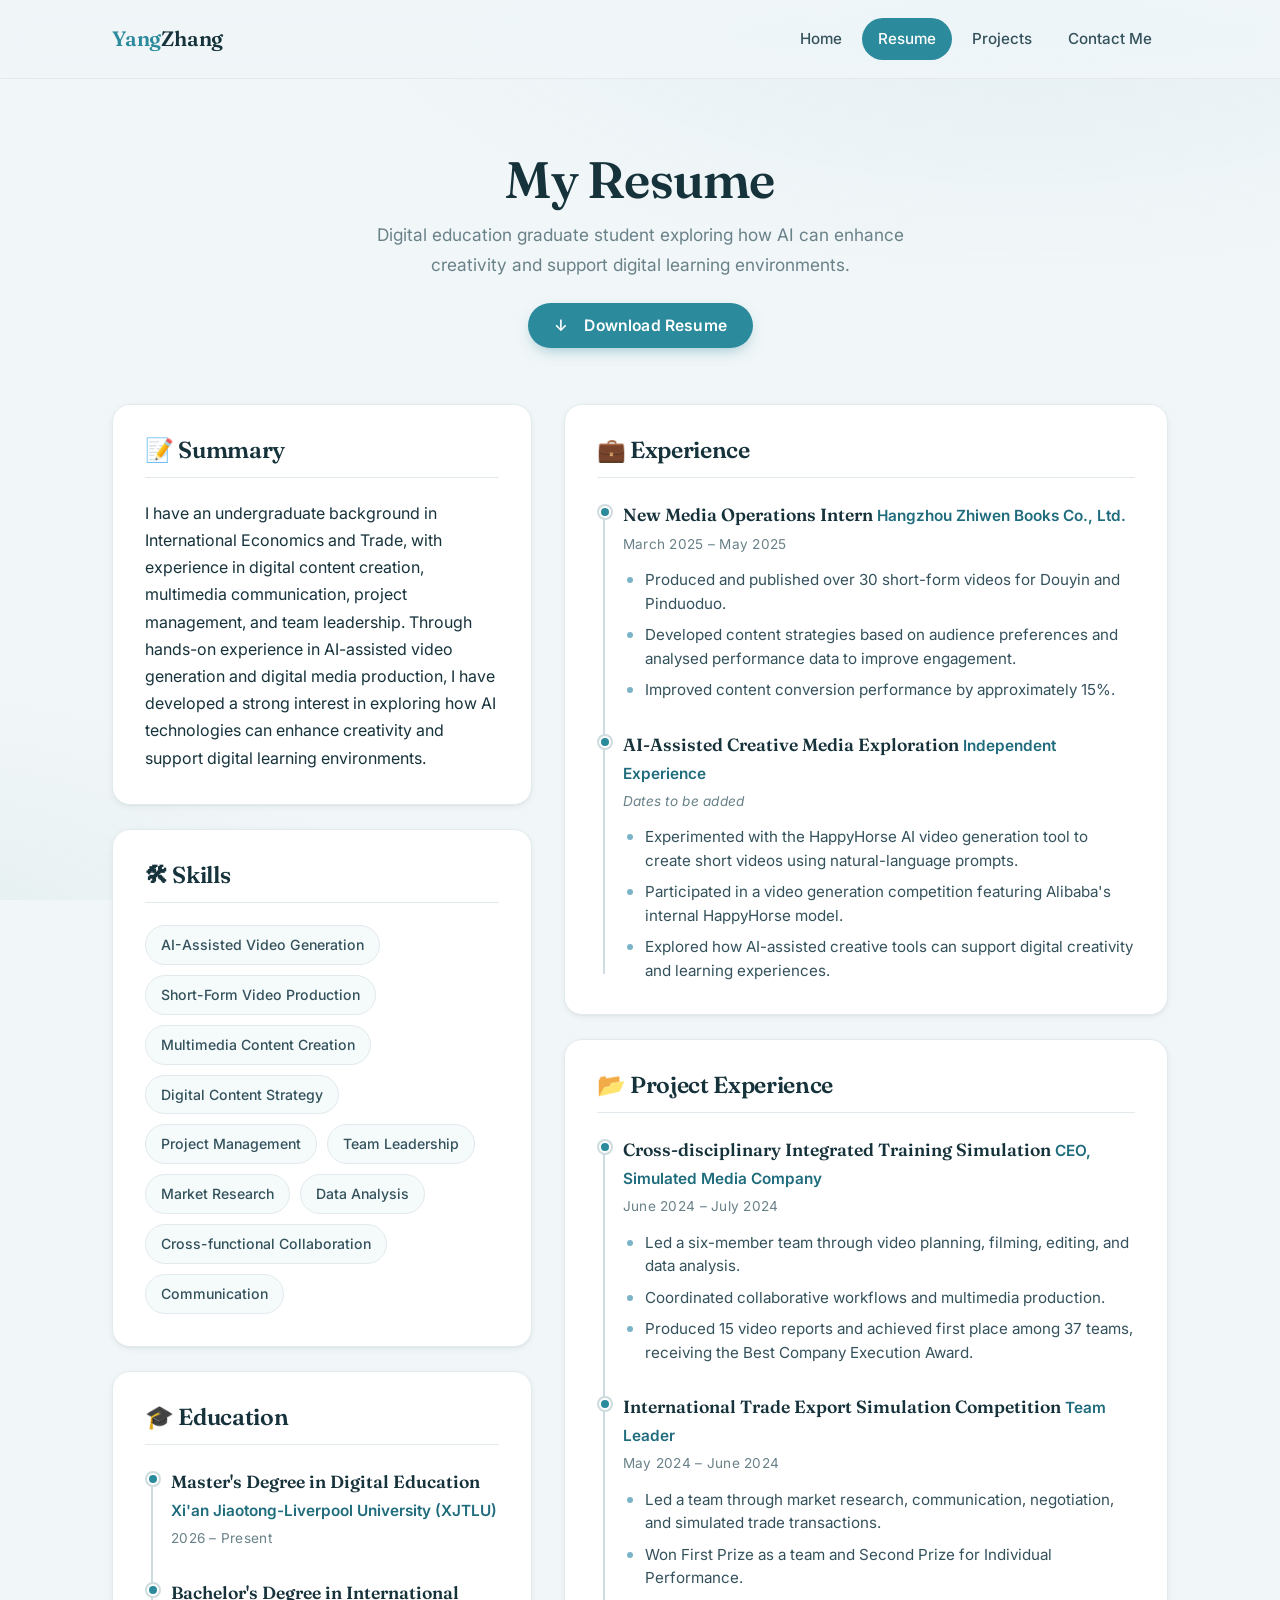
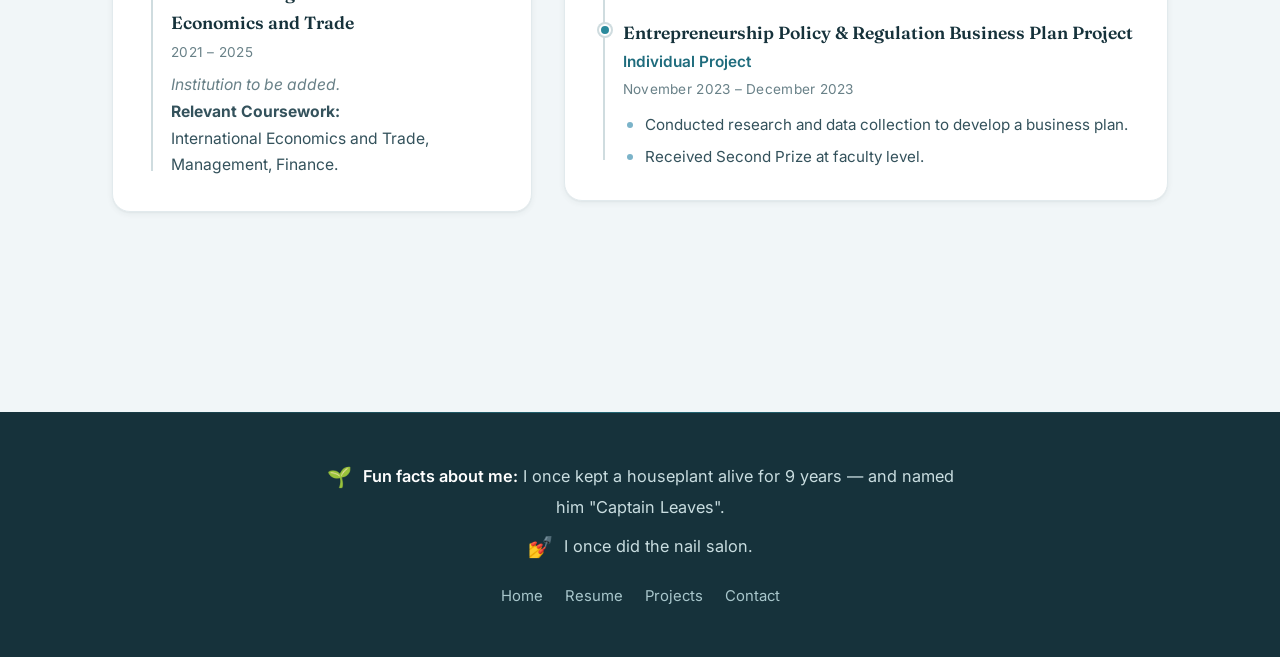
<file: resume.html>
<!DOCTYPE html>
<html lang="en">
<head>
  <meta charset="UTF-8" />
  <meta name="viewport" content="width=device-width, initial-scale=1.0" />
  <title>YangZhang — Resume</title>
  <meta name="description" content="Resume of YangZhang — a man who loves sports." />
  <link rel="preconnect" href="https://fonts.googleapis.com" />
  <link rel="preconnect" href="https://fonts.gstatic.com" crossorigin />
  <link href="https://fonts.googleapis.com/css2?family=Fraunces:opsz,wght@9..144,500;9..144,600;9..144,700&family=Inter:wght@400;500;600;700&display=swap" rel="stylesheet" />
  <link rel="stylesheet" href="css/style.css" />
</head>
<body>
  <header class="site-header">
    <nav class="nav">
      <a href="index.html" class="nav-brand">Yang<span>Zhang</span></a>
      <button class="nav-toggle" aria-label="Toggle menu" onclick="document.getElementById('navLinks').classList.toggle('open')">
        <span></span><span></span><span></span>
      </button>
      <ul class="nav-links" id="navLinks">
        <li><a href="index.html">Home</a></li>
        <li><a href="resume.html" class="active">Resume</a></li>
        <li><a href="projects.html">Projects</a></li>
        <li><a href="contact.html">Contact Me</a></li>
      </ul>
    </nav>
  </header>

  <main>
    <div class="container">
      <div class="page-header">
        <h1>My Resume</h1>
        <p>Digital education graduate student exploring how AI can enhance creativity and support digital learning environments.</p>
        <div class="resume-actions" style="margin-top: 24px;">
          <button type="button" class="btn btn-primary" id="downloadResume" aria-label="Download resume as PDF">
            <span aria-hidden="true">↓</span>&nbsp; Download Resume
          </button>
        </div>
      </div>

      <div class="resume-grid">
        <!-- ===== Sidebar ===== -->
        <aside class="resume-side">
          <section class="card resume-section">
            <h2>📝 Summary</h2>
            <p class="resume-summary">
              I have an undergraduate background in International Economics
              and Trade, with experience in digital content creation,
              multimedia communication, project management, and team
              leadership. Through hands-on experience in AI-assisted video
              generation and digital media production, I have developed a
              strong interest in exploring how AI technologies can enhance
              creativity and support digital learning environments.
            </p>
          </section>

          <section class="card resume-section">
            <h2>🛠 Skills</h2>
            <ul class="skill-tags">
              <li>AI-Assisted Video Generation</li>
              <li>Short-Form Video Production</li>
              <li>Multimedia Content Creation</li>
              <li>Digital Content Strategy</li>
              <li>Project Management</li>
              <li>Team Leadership</li>
              <li>Market Research</li>
              <li>Data Analysis</li>
              <li>Cross-functional Collaboration</li>
              <li>Communication</li>
            </ul>
          </section>

          <section class="card resume-section">
            <h2>🎓 Education</h2>
            <ul class="timeline">
              <li>
                <span class="role">Master's Degree in Digital Education</span>
                <span class="org">Xi'an Jiaotong-Liverpool University (XJTLU)</span>
                <span class="date">2026 – Present</span>
              </li>
              <li>
                <span class="role">Bachelor's Degree in International Economics and Trade</span>
                <span class="date">2021 – 2025</span>
                <p><em class="resume-placeholder">Institution to be added.</em></p>
                <p><strong>Relevant Coursework:</strong> International Economics and Trade, Management, Finance.</p>
              </li>
            </ul>
          </section>
        </aside>

        <!-- ===== Main column ===== -->
        <section class="resume-main">
          <div class="card resume-section">
            <h2>💼 Experience</h2>
            <ul class="timeline">
              <li>
                <span class="role">New Media Operations Intern</span>
                <span class="org">Hangzhou Zhiwen Books Co., Ltd.</span>
                <span class="date">March 2025 – May 2025</span>
                <ul class="timeline-bullets">
                  <li>Produced and published over 30 short-form videos for Douyin and Pinduoduo.</li>
                  <li>Developed content strategies based on audience preferences and analysed performance data to improve engagement.</li>
                  <li>Improved content conversion performance by approximately 15%.</li>
                </ul>
              </li>
              <li>
                <span class="role">AI-Assisted Creative Media Exploration</span>
                <span class="org">Independent Experience</span>
                <span class="date"><em class="resume-placeholder">Dates to be added</em></span>
                <ul class="timeline-bullets">
                  <li>Experimented with the HappyHorse AI video generation tool to create short videos using natural-language prompts.</li>
                  <li>Participated in a video generation competition featuring Alibaba's internal HappyHorse model.</li>
                  <li>Explored how AI-assisted creative tools can support digital creativity and learning experiences.</li>
                </ul>
              </li>
            </ul>
          </div>

          <div class="card resume-section" style="margin-top: 24px;">
            <h2>📂 Project Experience</h2>
            <ul class="timeline">
              <li>
                <span class="role">Cross-disciplinary Integrated Training Simulation</span>
                <span class="org">CEO, Simulated Media Company</span>
                <span class="date">June 2024 – July 2024</span>
                <ul class="timeline-bullets">
                  <li>Led a six-member team through video planning, filming, editing, and data analysis.</li>
                  <li>Coordinated collaborative workflows and multimedia production.</li>
                  <li>Produced 15 video reports and achieved first place among 37 teams, receiving the Best Company Execution Award.</li>
                </ul>
              </li>
              <li>
                <span class="role">International Trade Export Simulation Competition</span>
                <span class="org">Team Leader</span>
                <span class="date">May 2024 – June 2024</span>
                <ul class="timeline-bullets">
                  <li>Led a team through market research, communication, negotiation, and simulated trade transactions.</li>
                  <li>Won First Prize as a team and Second Prize for Individual Performance.</li>
                </ul>
              </li>
              <li>
                <span class="role">Entrepreneurship Policy &amp; Regulation Business Plan Project</span>
                <span class="org">Individual Project</span>
                <span class="date">November 2023 – December 2023</span>
                <ul class="timeline-bullets">
                  <li>Conducted research and data collection to develop a business plan.</li>
                  <li>Received Second Prize at faculty level.</li>
                </ul>
              </li>
            </ul>
          </div>
        </section>
      </div>
    </div>
  </main>

  <footer class="site-footer">
    <div class="container">
      <div class="fun-fact">
        <p>
          <span class="fun-fact-emoji">🌱</span>
          <strong>Fun facts about me:</strong> I once kept a houseplant alive for 9 years — and named him "Captain Leaves".
        </p>
        <p>
          <span class="fun-fact-emoji">💅</span>
          I once did the nail salon.
        </p>
      </div>
      <div class="footer-links">
        <a href="index.html">Home</a>
        <a href="resume.html">Resume</a>
        <a href="projects.html">Projects</a>
        <a href="contact.html">Contact</a>
      </div>
    </div>
  </footer>

  <script>
    (function () {
      "use strict";

      /* ============================================================
         Vanilla-JS PDF generator — builds a real PDF binary from the
         resume content on this page and downloads it directly as
         "Yang_Zhang_Resume.pdf" (no print dialog, no dependencies).
         Uses the standard PDF Type1 fonts Helvetica / Helvetica-Bold.
      ============================================================ */

      /* Standard font width tables (per 1000-em units). */
      var HELV = {32:278,33:278,34:355,35:556,36:556,37:889,38:667,39:191,40:333,41:333,42:278,43:584,44:278,45:333,46:278,47:278,48:556,49:556,50:556,51:556,52:556,53:556,54:556,55:556,56:556,57:556,58:278,59:278,60:278,61:584,62:278,63:556,64:1015,65:667,66:667,67:722,68:722,69:667,70:611,71:778,72:722,73:278,74:500,75:667,76:556,77:833,78:722,79:778,80:667,81:778,82:722,83:667,84:611,85:722,86:667,87:944,88:667,89:667,90:611,91:278,92:278,93:278,94:469,95:556,96:333,97:556,98:556,99:500,100:556,101:556,102:278,103:556,104:556,105:222,106:222,107:500,108:222,109:833,110:556,111:556,112:556,113:556,114:333,115:500,116:278,117:556,118:500,119:722,120:500,121:500,122:500,123:334,124:260,125:334,126:584};
      HELV[0x91]=191; HELV[0x92]=191; HELV[0x93]=355; HELV[0x94]=355; HELV[0x95]=350; HELV[0x96]=500; HELV[0x97]=556; HELV[0x85]=1000; HELV[0xB7]=322;
      var HELVB = {32:278,33:333,34:474,35:556,36:556,37:889,38:722,39:238,40:333,41:333,42:334,43:584,44:333,45:333,46:278,47:278,48:556,49:556,50:556,51:556,52:556,53:556,54:556,55:556,56:556,57:556,58:333,59:333,60:584,61:584,62:584,63:611,64:975,65:722,66:722,67:722,68:722,69:667,70:611,71:778,72:722,73:278,74:556,75:722,76:611,77:833,78:722,79:778,80:667,81:778,82:722,83:667,84:611,85:722,86:667,87:944,88:667,89:667,90:611,91:333,92:278,93:333,94:584,95:556,96:333,97:556,98:611,99:556,100:611,101:556,102:333,103:611,104:611,105:278,106:278,107:556,108:278,109:889,110:611,111:611,112:611,113:611,114:389,115:556,116:333,117:611,118:556,119:889,120:556,121:556,122:500,123:334,124:260,125:334,126:584};
      HELVB[0x91]=238; HELVB[0x92]=238; HELVB[0x93]=474; HELVB[0x94]=474; HELVB[0x95]=350; HELVB[0x96]=500; HELVB[0x97]=556; HELVB[0x85]=1000; HELVB[0xB7]=322;

      /* Map a JS string to WinAnsi byte values (no escaping yet). */
      function toWinAnsi(str) {
        var out = [];
        for (var i = 0; i < str.length; i++) {
          var c = str.charCodeAt(i);
          if (c >= 0x20 && c <= 0x7E) { out.push(c); continue; }
          var m;
          switch (c) {
            case 0x2018: m = 0x91; break;
            case 0x2019: m = 0x92; break;
            case 0x201C: m = 0x93; break;
            case 0x201D: m = 0x94; break;
            case 0x2022: m = 0x95; break;
            case 0x2013: m = 0x96; break;
            case 0x2014: m = 0x97; break;
            case 0x2026: m = 0x85; break;
            case 0x00A0: m = 0x20; break;
            case 0x00B7: m = 0xB7; break;
            default: m = 0x3F; break; /* '?' for anything unmappable */
          }
          out.push(m);
        }
        return out;
      }
      /* Escape the bytes that are special inside a PDF string literal. */
      function escapePdf(raw) {
        var out = [];
        for (var k = 0; k < raw.length; k++) {
          var b = raw[k];
          if (b === 0x5C || b === 0x28 || b === 0x29) out.push(0x5C);
          out.push(b);
        }
        return out;
      }
      function measure(str, font, size) {
        var t = font === "B" ? HELVB : HELV;
        var w = 0, raw = toWinAnsi(str);
        for (var k = 0; k < raw.length; k++) w += (t[raw[k]] || 0);
        return w * size / 1000;
      }
      function wrap(str, font, size, maxW) {
        var words = String(str).replace(/\s+/g, " ").trim().split(" ");
        var lines = [], line = "";
        for (var i = 0; i < words.length; i++) {
          var w = words[i];
          var test = line ? line + " " + w : w;
          if (measure(test, font, size) > maxW && line) { lines.push(line); line = w; }
          else { line = test; }
        }
        if (line) lines.push(line);
        return lines.length ? lines : [""];
      }

      /* ---- Byte buffer for the whole PDF document ---- */
      var bytes = [];
      var offsets = {};
      function wa(s) { for (var i = 0; i < s.length; i++) bytes.push(s.charCodeAt(i) & 0xFF); }
      function wb(a) { for (var i = 0; i < a.length; i++) bytes.push(a[i] & 0xFF); }
      function pad(n, len) { var s = String(n); while (s.length < len) s = "0" + s; return s; }

      /* ---- Content stream buffer ---- */
      var cs = [];
      function csa(s) { for (var i = 0; i < s.length; i++) cs.push(s.charCodeAt(i) & 0xFF); }
      function csb(a) { for (var i = 0; i < a.length; i++) cs.push(a[i] & 0xFF); }

      var L = 56, R = 556, W = 500;
      var y = 724;
      var C_TEAL = "0.122 0.424 0.490";
      var C_BODY = "0.086 0.196 0.231";
      var C_MUTED = "0.412 0.506 0.533";
      var C_RULE = "0.808 0.855 0.871";

      function setFill(c) { csa(c + " rg\n"); }
      function setStroke(c) { csa(c + " RG\n"); }
      function textLine(str, font, size, x, yy, c) {
        setFill(c);
        csa((font === "B" ? "/F2" : "/F1") + " " + size + " Tf\n");
        csa("1 0 0 1 " + x + " " + yy + " Tm\n");
        csa("(");
        csb(escapePdf(toWinAnsi(str)));
        csa(") Tj\n");
      }
      function rule(x1, y1, x2, y2, w, c) {
        setStroke(c); csa(w + " w\n"); csa(x1 + " " + y1 + " m " + x2 + " " + y2 + " l S\n");
      }
      function section(title) {
        textLine(title.toUpperCase(), "B", 10.5, L, y, C_TEAL);
        y -= 4;
        rule(L, y - 0.5, R, y - 0.5, 0.6, C_RULE);
        y -= 13;
      }
      function para(str, size, indent, c) {
        size = size || 9.5; indent = indent || 0; c = c || C_BODY;
        var lines = wrap(str, "F1", size, W - indent);
        for (var i = 0; i < lines.length; i++) {
          textLine(lines[i], "F1", size, L + indent, y, c);
          y -= size + 1.7;
        }
        y -= 3;
      }
      function bullet(str, size) {
        size = size || 9;
        var contIndent = 16, lines = wrap(str, "F1", size, W - contIndent - 6);
        for (var i = 0; i < lines.length; i++) {
          if (i === 0) textLine("\u2022  " + lines[i], "F1", size, L + 4, y, C_BODY);
          else textLine(lines[i], "F1", size, L + contIndent, y, C_BODY);
          y -= size + 1.7;
        }
        y -= 2;
      }

      /* ---- Extract the resume content straight from the page DOM ---- */
      function txt(el) { return el ? el.textContent.replace(/\s+/g, " ").trim() : ""; }
      function getEntries(timeline) {
        var lis = timeline.querySelectorAll(":scope > li");
        var out = [];
        for (var i = 0; i < lis.length; i++) {
          var li = lis[i];
          var role = txt(li.querySelector(".role"));
          var org = txt(li.querySelector(".org"));
          var date = txt(li.querySelector(".date"));
          var bullets = [];
          var bl = li.querySelectorAll(".timeline-bullets li");
          for (var b = 0; b < bl.length; b++) bullets.push(txt(bl[b]));
          var coursework = "", notes = [];
          var ps = li.querySelectorAll("p");
          for (var p = 0; p < ps.length; p++) {
            var t = txt(ps[p]);
            if (t.indexOf("Relevant Coursework") === 0) coursework = t;
            else if (t) notes.push(t);
          }
          out.push({ role: role, org: org, date: date, bullets: bullets, coursework: coursework, notes: notes });
        }
        return out;
      }
      function renderEntry(en) {
        textLine(en.role, "B", 9.7, L, y, C_BODY); y -= 11.5;
        var meta = [en.org, en.date].filter(Boolean).join("   \u00B7   ");
        if (meta) { textLine(meta, "F1", 8.5, L, y, C_MUTED); y -= 10.5; }
        for (var b = 0; b < en.bullets.length; b++) bullet(en.bullets[b], 9);
        for (var n = 0; n < en.notes.length; n++) para(en.notes[n], 8.5, 0, C_MUTED);
        if (en.coursework) para(en.coursework, 8.5, 0, C_MUTED);
        y -= 3;
      }

      function buildContent() {
        var summaryEl = document.querySelector(".resume-summary");
        var summary = summaryEl ? txt(summaryEl) : "";
        var skills = [];
        var sli = document.querySelectorAll(".resume-side .skill-tags > li");
        for (var i = 0; i < sli.length; i++) skills.push(txt(sli[i]));
        var eduTl = document.querySelector(".resume-side .timeline");
        var edu = eduTl ? getEntries(eduTl) : [];
        var mainSections = document.querySelectorAll(".resume-main .card.resume-section");
        var exp = mainSections[0] ? getEntries(mainSections[0].querySelector(".timeline")) : [];
        var prj = mainSections[1] ? getEntries(mainSections[1].querySelector(".timeline")) : [];

        /* Header (name + contact + rule) — navigation/footer never included */
        textLine("Yang Zhang", "B", 20, L, y, C_TEAL); y -= 22;
        textLine("YangZhang2602@student.xjtlu.edu.cn   \u00B7   Hangzhou, Zhejiang", "F1", 8.5, L, y, C_MUTED); y -= 11;
        rule(L, y, R, y, 0.8, C_RULE); y -= 16;

        section("Summary"); para(summary, 9.5, 0, C_BODY);
        section("Experience"); for (var e = 0; e < exp.length; e++) renderEntry(exp[e]);
        section("Project Experience"); for (var p = 0; p < prj.length; p++) renderEntry(prj[p]);
        section("Education"); for (var d = 0; d < edu.length; d++) renderEntry(edu[d]);
        section("Skills"); para(skills.join("   \u00B7   "), 9.5, 0, C_BODY);
      }

      function buildPdf() {
        bytes.length = 0; offsets = {}; cs.length = 0;
        buildContent();

        wa("%PDF-1.4\n");
        wb([0x25, 0xE2, 0xE3, 0xCF, 0xD3, 0x0A]); /* binary marker comment */

        offsets[1] = bytes.length; wa("1 0 obj\n<< /Type /Catalog /Pages 2 0 R >>\nendobj\n");
        offsets[2] = bytes.length; wa("2 0 obj\n<< /Type /Pages /Kids [3 0 R] /Count 1 >>\nendobj\n");
        offsets[3] = bytes.length; wa("3 0 obj\n<< /Type /Page /Parent 2 0 R /MediaBox [0 0 612 792] /Resources << /Font << /F1 4 0 R /F2 5 0 R >> >> /Contents 6 0 R >>\nendobj\n");
        offsets[4] = bytes.length; wa("4 0 obj\n<< /Type /Font /Subtype /Type1 /BaseFont /Helvetica /Encoding /WinAnsiEncoding >>\nendobj\n");
        offsets[5] = bytes.length; wa("5 0 obj\n<< /Type /Font /Subtype /Type1 /BaseFont /Helvetica-Bold /Encoding /WinAnsiEncoding >>\nendobj\n");
        offsets[6] = bytes.length;
        wa("6 0 obj\n<< /Length " + cs.length + " >>\nstream\n");
        wb(cs);
        wa("\nendstream\nendobj\n");

        var xrefOffset = bytes.length;
        wa("xref\n0 7\n");
        wa(pad(0, 10) + " 65535 f\r\n");
        for (var n = 1; n <= 6; n++) wa(pad(offsets[n], 10) + " 00000 n\r\n");
        wa("trailer\n<< /Size 7 /Root 1 0 R >>\nstartxref\n" + xrefOffset + "\n%%EOF");
      }

      function download() {
        try {
          buildPdf();
          var blob = new Blob([new Uint8Array(bytes)], { type: "application/pdf" });
          var url = URL.createObjectURL(blob);
          var a = document.createElement("a");
          a.href = url;
          a.download = "Yang_Zhang_Resume.pdf";
          a.rel = "noopener";
          document.body.appendChild(a);
          a.click();
          document.body.removeChild(a);
          setTimeout(function () { URL.revokeObjectURL(url); }, 2000);
        } catch (err) {
          console.error("Resume PDF generation failed:", err);
          alert("Sorry, the resume PDF could not be generated right now. Please try again.");
        }
      }

      var btn = document.getElementById("downloadResume");
      if (btn) btn.addEventListener("click", download);
    })();
  </script>
</body>
</html>
</file>
<file: css/style.css>
/* =========================================================
   Editorial portfolio — refined type, layered shadows,
   cool blue/green palette, tasteful micro-interactions.
   ========================================================= */

/* ===== Base & Reset ===== */
*,
*::before,
*::after {
  box-sizing: border-box;
  margin: 0;
  padding: 0;
}

:root {
  /* Surfaces */
  --bg: #f1f6f8;
  --bg-soft: #f7fbfc;
  --card: #ffffff;
  --card-tint: #f5fafb;

  /* Brand (cool blue / green) */
  --primary: #2b8a9c;
  --primary-dark: #1f6c7d;
  --primary-soft: #e3f0f2;
  --secondary: #6fae93;
  --accent: #7bb3c9;

  /* Neutrals */
  --text: #16323b;
  --text-soft: #34525c;
  --muted: #698188;
  --border: #e2eaed;
  --border-strong: #cfdcdf;

  /* Radii */
  --radius: 18px;
  --radius-sm: 12px;
  --radius-pill: 999px;

  /* Layered shadows */
  --shadow-xs: 0 1px 2px rgba(22, 50, 59, 0.05);
  --shadow-sm: 0 2px 6px rgba(22, 50, 59, 0.06), 0 1px 2px rgba(22, 50, 59, 0.04);
  --shadow-md: 0 8px 20px -6px rgba(22, 50, 59, 0.12), 0 2px 6px rgba(22, 50, 59, 0.05);
  --shadow-lg: 0 18px 40px -12px rgba(22, 50, 59, 0.18), 0 4px 10px rgba(22, 50, 59, 0.05);

  /* Rhythm */
  --space-section: 88px;
  --ease: cubic-bezier(0.22, 1, 0.36, 1);
}

html {
  scroll-behavior: smooth;
}

body {
  font-family: "Inter", "Segoe UI", system-ui, -apple-system, "Helvetica Neue", Arial, sans-serif;
  color: var(--text);
  background-color: var(--bg);
  line-height: 1.7;
  -webkit-font-smoothing: antialiased;
  -moz-osx-font-smoothing: grayscale;
  text-rendering: optimizeLegibility;
  min-height: 100vh;
  display: flex;
  flex-direction: column;
}

/* Subtle paper grain via radial gradient — adds depth without noise */
body::before {
  content: "";
  position: fixed;
  inset: 0;
  z-index: -1;
  background:
    radial-gradient(1200px 600px at 80% -10%, rgba(123, 179, 201, 0.12), transparent 60%),
    radial-gradient(900px 500px at -10% 110%, rgba(111, 174, 147, 0.10), transparent 60%);
  pointer-events: none;
}

img {
  max-width: 100%;
  display: block;
}

a {
  color: var(--primary-dark);
  text-decoration: none;
  transition: color 0.25s var(--ease);
}

a:hover {
  color: var(--primary);
}

h1, h2, h3, h4 {
  font-family: "Fraunces", "Georgia", "Times New Roman", serif;
  font-weight: 600;
  color: var(--text);
  line-height: 1.12;
  letter-spacing: -0.015em;
  font-optical-sizing: auto;
}

p {
  text-wrap: pretty;
}

/* ===== Layout helpers ===== */
.container {
  width: 100%;
  max-width: 1120px;
  margin: 0 auto;
  padding: 0 32px;
}

main {
  flex: 1 0 auto;
  padding: 72px 0 112px;
}

.section-title {
  font-size: clamp(1.9rem, 3.4vw, 2.6rem);
  margin-bottom: 10px;
  text-align: center;
}

.section-subtitle {
  text-align: center;
  color: var(--muted);
  margin-bottom: 44px;
  font-size: 1.02rem;
  font-weight: 400;
}

/* Eyebrow label used above section titles */
.eyebrow {
  display: inline-block;
  font-size: 0.78rem;
  font-weight: 600;
  letter-spacing: 0.14em;
  text-transform: uppercase;
  color: var(--primary);
  margin-bottom: 12px;
}

/* ===== Navigation ===== */
.site-header {
  position: sticky;
  top: 0;
  z-index: 50;
  background: rgba(241, 246, 248, 0.82);
  backdrop-filter: saturate(180%) blur(14px);
  -webkit-backdrop-filter: saturate(180%) blur(14px);
  border-bottom: 1px solid var(--border);
}

.nav {
  display: flex;
  align-items: center;
  justify-content: space-between;
  gap: 16px;
  padding: 18px 32px;
  max-width: 1120px;
  margin: 0 auto;
}

.nav-brand {
  font-family: "Fraunces", "Georgia", serif;
  font-weight: 600;
  font-size: 1.3rem;
  color: var(--primary);
  letter-spacing: -0.01em;
}

.nav-brand span {
  color: var(--text);
}

.nav-links {
  display: flex;
  gap: 4px;
  list-style: none;
  align-items: center;
}

.nav-links a {
  display: inline-block;
  padding: 8px 16px;
  border-radius: var(--radius-pill);
  color: var(--text-soft);
  font-weight: 500;
  font-size: 0.95rem;
  transition: background 0.25s var(--ease), color 0.25s var(--ease);
}

.nav-links a:hover {
  background: var(--primary-soft);
  color: var(--primary-dark);
}

.nav-links a.active {
  background: var(--primary);
  color: #fff;
}

.nav-toggle {
  display: none;
  flex-direction: column;
  justify-content: space-between;
  width: 26px;
  height: 20px;
  background: none;
  border: none;
  cursor: pointer;
}

.nav-toggle span {
  display: block;
  height: 2px;
  width: 100%;
  background: var(--text);
  border-radius: 2px;
  transition: all 0.3s var(--ease);
}

/* ===== Buttons ===== */
.btn {
  display: inline-flex;
  align-items: center;
  gap: 8px;
  padding: 13px 26px;
  border-radius: var(--radius-pill);
  font-family: "Inter", sans-serif;
  font-weight: 600;
  font-size: 0.98rem;
  letter-spacing: 0.01em;
  border: none;
  cursor: pointer;
  transition: transform 0.3s var(--ease), box-shadow 0.3s var(--ease), background 0.25s var(--ease), color 0.25s var(--ease);
  will-change: transform;
}

.btn-primary {
  background: var(--primary);
  color: #fff;
  box-shadow: 0 6px 16px -6px rgba(43, 138, 156, 0.55);
}

.btn-primary:hover {
  background: var(--primary-dark);
  color: #fff;
  transform: translateY(-2px);
  box-shadow: 0 10px 22px -6px rgba(43, 138, 156, 0.6);
}

.btn-primary:active {
  transform: translateY(0);
}

.btn-outline {
  background: transparent;
  color: var(--primary-dark);
  border: 1.5px solid var(--border-strong);
}

.btn-outline:hover {
  background: var(--primary);
  border-color: var(--primary);
  color: #fff;
  transform: translateY(-2px);
}

/* ===== Hero (homepage) ===== */
.hero {
  display: grid;
  grid-template-columns: 1.15fr 0.85fr;
  gap: 56px;
  align-items: center;
}

.hero-content .eyebrow {
  display: flex;
  align-items: center;
  gap: 8px;
}

.hero-content h1 {
  font-size: clamp(2.6rem, 5.6vw, 3.8rem);
  margin-bottom: 18px;
}

.hero-content .wave {
  display: inline-block;
  transform-origin: 70% 70%;
  animation: wave 2.6s ease-in-out infinite;
}

@keyframes wave {
  0%, 60%, 100% { transform: rotate(0deg); }
  10% { transform: rotate(14deg); }
  20% { transform: rotate(-8deg); }
  30% { transform: rotate(14deg); }
  40% { transform: rotate(-4deg); }
  50% { transform: rotate(10deg); }
}

.hero-tagline {
  color: var(--primary);
  font-weight: 600;
  margin-bottom: 14px;
  font-size: 1.1rem;
  letter-spacing: 0.02em;
}

.hero-intro {
  color: var(--text-soft);
  font-size: 1.12rem;
  margin-bottom: 32px;
  max-width: 540px;
  line-height: 1.75;
}

.hero-actions {
  display: flex;
  gap: 14px;
  flex-wrap: wrap;
}

.hero-photo {
  justify-self: center;
}

.avatar {
  width: 300px;
  height: 300px;
  border-radius: 50%;
  object-fit: cover;
  border: 5px solid #fff;
  box-shadow: var(--shadow-lg);
  background: var(--accent);
  position: relative;
  z-index: 1;
}

.avatar-wrap {
  position: relative;
  display: inline-block;
}

.avatar-wrap::after {
  content: "";
  position: absolute;
  inset: -16px;
  border-radius: 50%;
  background: conic-gradient(from 140deg, var(--primary), var(--accent), var(--secondary), var(--primary-dark));
  z-index: -1;
  opacity: 0.35;
  filter: blur(14px);
}

/* ===== Likes cards ===== */
.likes {
  margin-top: var(--space-section);
}

.likes-grid {
  display: grid;
  grid-template-columns: repeat(3, 1fr);
  gap: 24px;
}

.like-card {
  background: var(--card);
  border: 1px solid var(--border);
  border-radius: var(--radius);
  padding: 36px 28px;
  text-align: center;
  box-shadow: var(--shadow-sm);
  transition: transform 0.35s var(--ease), box-shadow 0.35s var(--ease), border-color 0.35s var(--ease);
  position: relative;
  overflow: hidden;
}

.like-card::before {
  content: "";
  position: absolute;
  top: 0;
  left: 0;
  right: 0;
  height: 3px;
  background: linear-gradient(90deg, var(--primary), var(--accent));
  transform: scaleX(0);
  transform-origin: left;
  transition: transform 0.4s var(--ease);
}

.like-card:hover {
  transform: translateY(-6px);
  box-shadow: var(--shadow-md);
  border-color: var(--border-strong);
}

.like-card:hover::before {
  transform: scaleX(1);
}

.like-icon {
  font-size: 2.5rem;
  margin-bottom: 16px;
  display: inline-block;
  transition: transform 0.35s var(--ease);
}

.like-card:hover .like-icon {
  transform: scale(1.1) translateY(-2px);
}

.like-card h3 {
  font-size: 1.3rem;
  margin-bottom: 8px;
}

.like-card p {
  color: var(--muted);
  font-size: 0.98rem;
}

/* ===== Favorite songs ===== */
.movies {
  margin-top: var(--space-section);
  max-width: 640px;
  margin-left: auto;
  margin-right: auto;
  text-align: center;
}

.movie-list {
  list-style: decimal;
  text-align: left;
  display: inline-block;
  margin: 0 auto;
  padding-left: 28px;
  font-family: "Fraunces", "Georgia", serif;
  font-size: 1.25rem;
  line-height: 2.1;
}

.movie-list li {
  color: var(--text);
  transition: color 0.25s var(--ease);
}

.movie-list li::marker {
  color: var(--primary);
  font-weight: 600;
}

.movie-list li:hover {
  color: var(--primary-dark);
}

.movie-list li em {
  color: var(--muted);
  font-style: normal;
  font-size: 0.95rem;
  margin-left: 6px;
  font-family: "Inter", sans-serif;
}

/* ===== Footer ===== */
.site-footer {
  flex-shrink: 0;
  background: var(--text);
  color: #c9dde0;
  padding: 48px 0;
  margin-top: var(--space-section);
  position: relative;
}

.site-footer::before {
  content: "";
  position: absolute;
  top: 0;
  left: 0;
  right: 0;
  height: 1px;
  background: linear-gradient(90deg, transparent, var(--primary), transparent);
  opacity: 0.6;
}

.site-footer .fun-fact {
  text-align: center;
  font-size: 1.02rem;
  display: flex;
  flex-direction: column;
  gap: 8px;
  align-items: center;
}

.site-footer .fun-fact p {
  max-width: 640px;
}

.site-footer .fun-fact strong {
  color: #fff;
  font-weight: 600;
}

.fun-fact-emoji {
  font-size: 1.25rem;
  margin-right: 6px;
  vertical-align: -2px;
}

.footer-links {
  display: flex;
  gap: 22px;
  justify-content: center;
  margin-top: 20px;
  flex-wrap: wrap;
}

.footer-links a {
  color: #a8c6cb;
  font-size: 0.93rem;
  transition: color 0.25s var(--ease);
}

.footer-links a:hover {
  color: #fff;
}

/* ===== Generic cards / sections ===== */
.card {
  background: var(--card);
  border: 1px solid var(--border);
  border-radius: var(--radius);
  padding: 32px;
  box-shadow: var(--shadow-sm);
}

.page-header {
  text-align: center;
  margin-bottom: 56px;
}

.page-header h1 {
  font-size: clamp(2.3rem, 5vw, 3.2rem);
  margin-bottom: 12px;
}

.page-header p {
  color: var(--muted);
  font-size: 1.08rem;
  max-width: 540px;
  margin: 0 auto;
}

/* ===== Resume ===== */
.resume-grid {
  display: grid;
  grid-template-columns: 0.82fr 1.18fr;
  gap: 32px;
  align-items: start;
}

.resume-side .card + .card {
  margin-top: 24px;
}

.resume-section h2 {
  font-size: 1.45rem;
  margin-bottom: 22px;
  padding-bottom: 14px;
  border-bottom: 1px solid var(--border);
  display: flex;
  align-items: center;
  gap: 10px;
}

.timeline {
  list-style: none;
  position: relative;
  padding-left: 26px;
}

.timeline::before {
  content: "";
  position: absolute;
  left: 6px;
  top: 8px;
  bottom: 8px;
  width: 2px;
  background: var(--border-strong);
}

.timeline li {
  position: relative;
  margin-bottom: 28px;
}

.timeline li:last-child {
  margin-bottom: 0;
}

.timeline li::before {
  content: "";
  position: absolute;
  left: -24px;
  top: 6px;
  width: 12px;
  height: 12px;
  border-radius: 50%;
  background: var(--primary);
  border: 2px solid #fff;
  box-shadow: 0 0 0 2px var(--border-strong);
  transition: transform 0.3s var(--ease), box-shadow 0.3s var(--ease);
}

.timeline li:hover::before {
  transform: scale(1.25);
  box-shadow: 0 0 0 3px var(--primary-soft), 0 0 0 2px var(--border-strong);
}

.timeline .role {
  font-weight: 600;
  font-size: 1.1rem;
  font-family: "Fraunces", "Georgia", serif;
  color: var(--text);
}

.timeline .org {
  color: var(--primary-dark);
  font-weight: 600;
  font-size: 0.96rem;
}

.timeline .date {
  color: var(--muted);
  font-size: 0.85rem;
  display: block;
  margin: 3px 0 8px;
  letter-spacing: 0.02em;
}

.timeline p {
  color: var(--text-soft);
  font-size: 0.98rem;
}

.skill-tags {
  display: flex;
  flex-wrap: wrap;
  gap: 10px;
}

.skill-tags li {
  list-style: none;
  background: var(--card-tint);
  border: 1px solid var(--border);
  border-radius: var(--radius-pill);
  padding: 7px 15px;
  font-size: 0.88rem;
  font-weight: 500;
  color: var(--text-soft);
  transition: background 0.25s var(--ease), border-color 0.25s var(--ease), transform 0.25s var(--ease);
}

.skill-tags li:hover {
  background: var(--primary-soft);
  border-color: var(--accent);
  transform: translateY(-2px);
}

/* Bulleted achievement lists inside timeline entries.
   Resets inherited .timeline li rules so nested bullets stay compact. */
.timeline-bullets {
  list-style: none;
  margin: 12px 0 0;
  padding: 0;
}
.timeline-bullets li {
  position: relative;
  margin-bottom: 8px;
  padding-left: 22px;
  color: var(--text-soft);
  font-size: 0.95rem;
  line-height: 1.55;
}
.timeline-bullets li:last-child {
  margin-bottom: 0;
}
.timeline-bullets li::before {
  content: "";
  position: absolute;
  left: 4px;
  top: 9px;
  width: 6px;
  height: 6px;
  border-radius: 50%;
  background: var(--accent);
  border: none;
  box-shadow: none;
  transition: none;
}
.timeline-bullets li:hover::before {
  transform: none;
  box-shadow: none;
}

/* Inline marker for fields the owner still needs to fill in */
.resume-placeholder {
  font-style: italic;
  color: var(--muted);
}

/* ===== Projects ===== */
.projects-grid {
  display: grid;
  grid-template-columns: repeat(2, 1fr);
  gap: 28px;
}

.project-card {
  background: var(--card);
  border: 1px solid var(--border);
  border-radius: var(--radius);
  overflow: hidden;
  box-shadow: var(--shadow-sm);
  transition: transform 0.35s var(--ease), box-shadow 0.35s var(--ease), border-color 0.35s var(--ease);
  display: flex;
  flex-direction: column;
}

.project-card:hover {
  transform: translateY(-6px);
  box-shadow: var(--shadow-md);
  border-color: var(--border-strong);
}

.project-thumb {
  width: 100%;
  height: 190px;
  object-fit: cover;
  background: linear-gradient(135deg, var(--accent), var(--primary));
  transition: transform 0.5s var(--ease);
}

.project-card:hover .project-thumb {
  transform: scale(1.04);
}

.project-body {
  padding: 24px 26px 28px;
  display: flex;
  flex-direction: column;
  flex: 1;
}

.project-body h3 {
  font-size: 1.4rem;
  margin-bottom: 8px;
}

.project-body p {
  color: var(--text-soft);
  margin-bottom: 18px;
  flex: 1;
  font-size: 0.99rem;
}

.project-tags {
  display: flex;
  gap: 8px;
  flex-wrap: wrap;
  margin-bottom: 18px;
}

.project-tags span {
  background: var(--card-tint);
  border: 1px solid var(--border);
  border-radius: var(--radius-pill);
  padding: 4px 12px;
  font-size: 0.78rem;
  font-weight: 500;
  color: var(--muted);
}

.project-link {
  font-weight: 600;
  color: var(--primary-dark);
  display: inline-flex;
  align-items: center;
  gap: 4px;
  transition: gap 0.3s var(--ease), color 0.25s var(--ease);
}

.project-link::after {
  content: "→";
  transition: transform 0.3s var(--ease);
}

.project-link:hover {
  color: var(--primary);
  gap: 8px;
}

.project-link:hover::after {
  transform: translateX(2px);
}

/* ===== Contact ===== */
.contact-grid {
  display: grid;
  grid-template-columns: 1fr 1fr;
  gap: 32px;
  align-items: start;
}

.contact-list {
  list-style: none;
}

.contact-list li {
  display: flex;
  align-items: center;
  gap: 16px;
  padding: 20px 0;
  border-bottom: 1px solid var(--border);
  transition: padding-left 0.3s var(--ease);
}

.contact-list li:last-child {
  border-bottom: none;
}

.contact-list li:hover {
  padding-left: 4px;
}

.contact-icon {
  width: 46px;
  height: 46px;
  border-radius: var(--radius-sm);
  background: var(--card-tint);
  border: 1px solid var(--border);
  display: flex;
  align-items: center;
  justify-content: center;
  font-size: 1.35rem;
  flex-shrink: 0;
  transition: background 0.3s var(--ease), border-color 0.3s var(--ease), transform 0.3s var(--ease);
}

.contact-list li:hover .contact-icon {
  background: var(--primary-soft);
  border-color: var(--accent);
  transform: translateY(-2px);
}

.contact-list .label {
  font-size: 0.76rem;
  color: var(--muted);
  text-transform: uppercase;
  letter-spacing: 0.12em;
  font-weight: 600;
  margin-bottom: 2px;
}

.contact-list .value {
  font-weight: 600;
  font-size: 1.02rem;
}

.contact-form {
  display: flex;
  flex-direction: column;
  gap: 18px;
}

.form-group label {
  display: block;
  font-weight: 600;
  font-size: 0.9rem;
  margin-bottom: 8px;
  letter-spacing: 0.01em;
}

.form-group input,
.form-group textarea {
  width: 100%;
  padding: 13px 16px;
  border: 1px solid var(--border-strong);
  border-radius: var(--radius-sm);
  background: var(--bg-soft);
  font: inherit;
  color: var(--text);
  transition: border 0.25s var(--ease), box-shadow 0.25s var(--ease), background 0.25s var(--ease);
}

.form-group input:focus,
.form-group textarea:focus {
  outline: none;
  border-color: var(--primary);
  background: #fff;
  box-shadow: 0 0 0 4px rgba(43, 138, 156, 0.14);
}

.form-note {
  font-size: 0.85rem;
  color: var(--muted);
  margin-top: 4px;
}

/* ===== Responsive ===== */
@media (max-width: 860px) {
  .hero {
    grid-template-columns: 1fr;
    gap: 36px;
    text-align: center;
  }
  .hero-content {
    order: 2;
  }
  .hero-photo {
    order: 1;
  }
  .hero-content .eyebrow,
  .hero-tagline {
    justify-content: center;
  }
  .hero-intro,
  .hero-actions {
    margin-left: auto;
    margin-right: auto;
    justify-content: center;
  }
  .avatar {
    width: 240px;
    height: 240px;
  }
  .likes-grid {
    grid-template-columns: 1fr;
  }
  .resume-grid {
    grid-template-columns: 1fr;
  }
  .projects-grid {
    grid-template-columns: 1fr;
  }
  .contact-grid {
    grid-template-columns: 1fr;
  }
}

@media (max-width: 640px) {
  main {
    padding: 44px 0 72px;
  }
  .container {
    padding: 0 22px;
  }
  .nav {
    padding: 16px 22px;
  }
  .nav-toggle {
    display: flex;
  }
  .nav-links {
    position: absolute;
    top: 100%;
    left: 0;
    right: 0;
    flex-direction: column;
    align-items: stretch;
    background: var(--bg-soft);
    border-bottom: 1px solid var(--border);
    padding: 14px;
    gap: 4px;
    transform: translateY(-12px);
    opacity: 0;
    pointer-events: none;
    box-shadow: var(--shadow-md);
    transition: opacity 0.25s var(--ease), transform 0.25s var(--ease);
  }
  .nav-links.open {
    transform: translateY(0);
    opacity: 1;
    pointer-events: auto;
  }
  .nav-links a {
    padding: 12px 16px;
  }
  :root {
    --space-section: 64px;
  }
}

@media (max-width: 420px) {
  .container {
    padding: 0 18px;
  }
  .avatar {
    width: 200px;
    height: 200px;
  }
  .hero-actions {
    flex-direction: column;
    align-items: stretch;
  }
  .hero-actions .btn {
    justify-content: center;
  }
}

/* ===== Motion preferences ===== */
@media (prefers-reduced-motion: reduce) {
  *,
  *::before,
  *::after {
    animation-duration: 0.001ms !important;
    animation-iteration-count: 1 !important;
    transition-duration: 0.001ms !important;
    scroll-behavior: auto !important;
  }
}

/* ===== To-do app (Projects page) ===== */
.todo-app {
  max-width: 920px;
  margin: 0 auto;
}

.todo-layout {
  display: grid;
  grid-template-columns: 320px 1fr;
  gap: 32px;
  align-items: start;
}

/* Calendar */
.todo-calendar {
  background: var(--card-tint);
  border: 1px solid var(--border);
  border-radius: var(--radius-sm);
  padding: 18px;
}

.cal-header {
  display: flex;
  align-items: center;
  justify-content: space-between;
  margin-bottom: 14px;
}

.cal-title {
  font-size: 1.1rem;
  font-family: "Fraunces", "Georgia", serif;
  color: var(--text);
}

.cal-nav {
  width: 34px;
  height: 34px;
  border-radius: var(--radius-pill);
  border: 1px solid var(--border-strong);
  background: #fff;
  color: var(--text-soft);
  font-size: 1.25rem;
  line-height: 1;
  cursor: pointer;
  display: flex;
  align-items: center;
  justify-content: center;
  transition: background 0.25s var(--ease), color 0.25s var(--ease), border-color 0.25s var(--ease);
}

.cal-nav:hover {
  background: var(--primary);
  color: #fff;
  border-color: var(--primary);
}

.cal-weekdays {
  display: grid;
  grid-template-columns: repeat(7, 1fr);
  text-align: center;
  margin-bottom: 6px;
}

.cal-weekdays span {
  font-size: 0.72rem;
  font-weight: 600;
  letter-spacing: 0.05em;
  color: var(--muted);
  padding: 4px 0;
}

.cal-grid {
  display: grid;
  grid-template-columns: repeat(7, 1fr);
  gap: 4px;
}

.cal-cell {
  appearance: none;
  -webkit-appearance: none;
  border: none;
  background: transparent;
  font: inherit;
  font-size: 0.9rem;
  color: var(--text);
  padding: 8px 0;
  border-radius: 8px;
  cursor: pointer;
  transition: background 0.2s var(--ease), color 0.2s var(--ease);
}

.cal-cell:hover {
  background: var(--primary-soft);
  color: var(--primary-dark);
}

.cal-cell-out {
  color: var(--border-strong);
}

.cal-cell-today {
  font-weight: 700;
  position: relative;
}

.cal-cell-today::after {
  content: "";
  position: absolute;
  left: 50%;
  bottom: 2px;
  transform: translateX(-50%);
  width: 4px;
  height: 4px;
  border-radius: 50%;
  background: var(--primary);
}

.cal-cell-sel {
  background: var(--primary);
  color: #fff;
}

.cal-cell-sel.cal-cell-today::after {
  background: #fff;
}

.cal-cell-sel:hover {
  background: var(--primary-dark);
  color: #fff;
}

/* Task form */
.todo-form {
  margin-bottom: 22px;
}

.todo-label {
  display: block;
  font-weight: 600;
  font-size: 0.9rem;
  margin-bottom: 8px;
  letter-spacing: 0.01em;
}

.todo-input-row {
  display: flex;
  gap: 10px;
}

.todo-input {
  flex: 1;
  min-width: 0;
  padding: 13px 16px;
  border: 1px solid var(--border-strong);
  border-radius: var(--radius-sm);
  background: var(--bg-soft);
  font: inherit;
  color: var(--text);
  transition: border 0.25s var(--ease), box-shadow 0.25s var(--ease), background 0.25s var(--ease);
}

.todo-input:focus {
  outline: none;
  border-color: var(--primary);
  background: #fff;
  box-shadow: 0 0 0 4px rgba(43, 138, 156, 0.14);
}

.todo-add {
  padding: 13px 22px;
}

.todo-add:disabled {
  opacity: 0.5;
  cursor: not-allowed;
  box-shadow: none;
  transform: none;
}

.todo-date-line {
  display: flex;
  align-items: center;
  gap: 10px;
  margin-top: 12px;
  flex-wrap: wrap;
}

.todo-date-tag {
  display: inline-flex;
  align-items: center;
  background: var(--primary-soft);
  color: var(--primary-dark);
  border: 1px solid var(--accent);
  border-radius: var(--radius-pill);
  padding: 6px 14px;
  font-size: 0.85rem;
  font-weight: 600;
}

.todo-date-tag.is-empty {
  background: var(--card-tint);
  color: var(--muted);
  border-color: var(--border);
}

.todo-today {
  appearance: none;
  border: none;
  background: transparent;
  color: var(--primary);
  font: inherit;
  font-size: 0.85rem;
  font-weight: 600;
  cursor: pointer;
  padding: 6px 10px;
  border-radius: var(--radius-pill);
  transition: background 0.25s var(--ease);
}

.todo-today:hover {
  background: var(--primary-soft);
}

/* Priority selector */
.todo-priority {
  display: flex;
  align-items: center;
  gap: 10px;
  margin-top: 12px;
  flex-wrap: wrap;
}

.todo-priority-label {
  font-size: 0.85rem;
  font-weight: 600;
  color: var(--muted);
}

.todo-priority-group {
  display: inline-flex;
  background: var(--card-tint);
  border: 1px solid var(--border);
  border-radius: var(--radius-pill);
  padding: 3px;
  gap: 2px;
}

.priority-btn {
  appearance: none;
  border: none;
  background: transparent;
  font: inherit;
  font-size: 0.82rem;
  font-weight: 600;
  color: var(--muted);
  padding: 6px 14px;
  border-radius: var(--radius-pill);
  cursor: pointer;
  transition: background 0.2s var(--ease), color 0.2s var(--ease);
}

.priority-btn:hover {
  color: var(--text-soft);
}

.priority-btn.is-active {
  background: #fff;
  color: var(--text);
  box-shadow: var(--shadow-xs);
}

.priority-btn.is-active[data-priority="high"] {
  color: #b3452f;
}

.priority-btn.is-active[data-priority="medium"] {
  color: var(--primary-dark);
}

.priority-btn.is-active[data-priority="low"] {
  color: var(--secondary);
}

/* Priority badge on tasks */
.todo-meta {
  display: flex;
  align-items: center;
  gap: 6px;
  flex-wrap: wrap;
}

.todo-priority-badge {
  font-size: 0.76rem;
  font-weight: 600;
  border-radius: var(--radius-pill);
  padding: 2px 10px;
  white-space: nowrap;
  border: 1px solid transparent;
}

.todo-priority-badge.prio-high {
  color: #b3452f;
  background: rgba(214, 88, 54, 0.09);
  border-color: rgba(214, 88, 54, 0.25);
}

.todo-priority-badge.prio-medium {
  color: var(--primary-dark);
  background: var(--primary-soft);
  border-color: var(--accent);
}

.todo-priority-badge.prio-low {
  color: #4d8267;
  background: rgba(111, 174, 147, 0.12);
  border-color: rgba(111, 174, 147, 0.35);
}

.todo-item.is-done .todo-priority-badge {
  opacity: 0.7;
}

.todo-counter {
  margin: 0 0 14px;
  font-size: 0.9rem;
  font-weight: 600;
  color: var(--primary-dark);
  letter-spacing: 0.01em;
}

.todo-counter[hidden] {
  display: none;
}

.todo-status {
  margin: 0 0 14px;
  font-size: 0.85rem;
  font-weight: 500;
  color: #b3452f;
  background: rgba(214, 88, 54, 0.08);
  border: 1px solid rgba(214, 88, 54, 0.22);
  border-radius: var(--radius-sm);
  padding: 8px 14px;
}

.todo-status[hidden] {
  display: none;
}

/* Task list */
.todo-list {
  list-style: none;
  display: flex;
  flex-direction: column;
  gap: 8px;
}

.todo-item {
  display: flex;
  align-items: center;
  gap: 12px;
  padding: 14px 16px;
  background: var(--bg-soft);
  border: 1px solid var(--border);
  border-radius: var(--radius-sm);
  transition: background 0.25s var(--ease), border-color 0.25s var(--ease);
}

.todo-item:hover {
  background: #fff;
  border-color: var(--border-strong);
}

.todo-item input[type="checkbox"] {
  appearance: none;
  -webkit-appearance: none;
  width: 22px;
  height: 22px;
  flex-shrink: 0;
  border: 2px solid var(--border-strong);
  border-radius: 6px;
  background: #fff;
  cursor: pointer;
  position: relative;
  transition: background 0.2s var(--ease), border-color 0.2s var(--ease);
}

.todo-item input[type="checkbox"]:checked {
  background: var(--primary);
  border-color: var(--primary);
}

.todo-item input[type="checkbox"]:checked::after {
  content: "";
  position: absolute;
  left: 6px;
  top: 2px;
  width: 5px;
  height: 10px;
  border: solid #fff;
  border-width: 0 2px 2px 0;
  transform: rotate(45deg);
}

.todo-text {
  flex: 1;
  display: flex;
  flex-direction: column;
  gap: 4px;
  cursor: pointer;
  min-width: 0;
}

.todo-text-main {
  font-size: 1rem;
  color: var(--text);
  line-height: 1.4;
  word-break: break-word;
}

.todo-item.is-done .todo-text-main {
  text-decoration: line-through;
  color: var(--muted);
}

.todo-text-main {
  transition: color 0.2s var(--ease);
}

.todo-text-main:hover {
  color: var(--primary-dark);
}

.todo-edit-input {
  width: 100%;
  padding: 4px 8px;
  margin: -4px -8px;
  border: 1px solid var(--primary);
  border-radius: 8px;
  background: #fff;
  font: inherit;
  font-size: 1rem;
  color: var(--text);
  box-shadow: 0 0 0 4px rgba(43, 138, 156, 0.14);
}

.todo-edit-input:focus {
  outline: none;
}

.todo-date-badge {
  font-size: 0.76rem;
  color: var(--muted);
  background: var(--card-tint);
  border: 1px solid var(--border);
  border-radius: var(--radius-pill);
  padding: 2px 10px;
  align-self: flex-start;
  white-space: nowrap;
}

.todo-item.is-done .todo-date-badge {
  opacity: 0.7;
}

.todo-del {
  appearance: none;
  border: none;
  background: transparent;
  color: var(--muted);
  font-size: 1.5rem;
  line-height: 1;
  width: 32px;
  height: 32px;
  flex-shrink: 0;
  border-radius: var(--radius-pill);
  cursor: pointer;
  display: flex;
  align-items: center;
  justify-content: center;
  transition: background 0.2s var(--ease), color 0.2s var(--ease);
}

.todo-del:hover {
  background: rgba(214, 54, 72, 0.1);
  color: #d63648;
}

.todo-empty {
  text-align: center;
  color: var(--muted);
  padding: 32px 16px;
  font-size: 0.95rem;
}

/* Responsive — to-do */
@media (max-width: 760px) {
  .todo-layout {
    grid-template-columns: 1fr;
    gap: 24px;
  }
  .todo-calendar {
    max-width: 360px;
    margin: 0 auto;
    width: 100%;
  }
}

@media (max-width: 480px) {
  .todo-input-row {
    flex-direction: column;
    align-items: stretch;
  }
  .todo-add {
    width: 100%;
    justify-content: center;
  }
}

/* ===== Weather app (Projects page) ===== */
.weather-app {
  max-width: 920px;
  margin: 28px auto 0;
}

.weather-title {
  font-size: 1.45rem;
  margin-bottom: 6px;
}

.weather-sub {
  color: var(--muted);
  font-size: 0.98rem;
  margin-bottom: 22px;
}

.weather-form {
  margin-bottom: 18px;
}

.weather-label {
  display: block;
  font-weight: 600;
  font-size: 0.9rem;
  margin-bottom: 8px;
  letter-spacing: 0.01em;
}

.weather-input-row {
  display: flex;
  gap: 10px;
}

.weather-input {
  flex: 1;
  min-width: 0;
  padding: 13px 16px;
  border: 1px solid var(--border-strong);
  border-radius: var(--radius-sm);
  background: var(--bg-soft);
  font: inherit;
  color: var(--text);
  transition: border 0.25s var(--ease), box-shadow 0.25s var(--ease), background 0.25s var(--ease);
}

.weather-input:focus {
  outline: none;
  border-color: var(--primary);
  background: #fff;
  box-shadow: 0 0 0 4px rgba(43, 138, 156, 0.14);
}

.weather-search {
  padding: 13px 22px;
}

.weather-search:disabled {
  opacity: 0.6;
  cursor: not-allowed;
  box-shadow: none;
  transform: none;
}

.weather-status {
  margin: 0 0 18px;
  font-size: 0.9rem;
  font-weight: 500;
  color: var(--text-soft);
}

.weather-status.is-error {
  color: #b3452f;
  background: rgba(214, 88, 54, 0.08);
  border: 1px solid rgba(214, 88, 54, 0.22);
  border-radius: var(--radius-sm);
  padding: 8px 14px;
}

.weather-status[hidden] {
  display: none;
}

.weather-result {
  background: var(--card-tint);
  border: 1px solid var(--border);
  border-radius: var(--radius-sm);
  padding: 24px 26px;
}

.weather-result[hidden] {
  display: none;
}

.weather-current {
  display: flex;
  align-items: center;
  gap: 22px;
}

.weather-icon {
  font-size: 3rem;
  line-height: 1;
  flex-shrink: 0;
}

.weather-info {
  min-width: 0;
}

.weather-city {
  font-size: 1.3rem;
  margin-bottom: 4px;
}

.weather-temp-row {
  display: flex;
  align-items: center;
  gap: 12px;
  flex-wrap: wrap;
}

.weather-temp {
  font-family: "Fraunces", "Georgia", serif;
  font-size: 2rem;
  font-weight: 600;
  line-height: 1.1;
  color: var(--primary-dark);
}

.weather-cond {
  color: var(--muted);
  font-size: 1rem;
  margin-top: 2px;
}

/* °C / °F temperature unit toggle */
.weather-unit {
  display: inline-flex;
  background: #fff;
  border: 1px solid var(--border-strong);
  border-radius: var(--radius-pill);
  padding: 3px;
  gap: 2px;
}

.unit-btn {
  appearance: none;
  -webkit-appearance: none;
  border: none;
  background: transparent;
  font: inherit;
  font-size: 0.82rem;
  font-weight: 600;
  line-height: 1;
  color: var(--muted);
  padding: 9px 15px;
  border-radius: var(--radius-pill);
  cursor: pointer;
  transition: background 0.2s var(--ease), color 0.2s var(--ease);
}

.unit-btn:hover {
  color: var(--text-soft);
}

.unit-btn.is-active {
  background: var(--primary);
  color: #fff;
}

/* 3-day forecast */
.weather-forecast {
  display: grid;
  grid-template-columns: repeat(3, 1fr);
  gap: 12px;
  margin-top: 22px;
  padding-top: 20px;
  border-top: 1px solid var(--border);
}

.weather-forecast[hidden] {
  display: none;
}

.forecast-day {
  display: flex;
  flex-direction: column;
  text-align: center;
  background: #fff;
  border: 1px solid var(--border);
  border-radius: var(--radius-sm);
  padding: 14px 10px;
}

.forecast-label {
  font-size: 0.78rem;
  font-weight: 600;
  letter-spacing: 0.02em;
  color: var(--muted);
  margin-bottom: 8px;
}

.forecast-icon {
  font-size: 1.7rem;
  line-height: 1;
  margin-bottom: 6px;
}

.forecast-cond {
  font-size: 0.78rem;
  line-height: 1.3;
  color: var(--muted);
  margin-bottom: 10px;
}

.forecast-temps {
  display: flex;
  align-items: baseline;
  justify-content: center;
  gap: 8px;
  font-size: 0.92rem;
  font-weight: 600;
  margin-top: auto;
}

.forecast-empty {
  grid-column: 1 / -1;
  margin: 0;
  text-align: center;
  font-size: 0.88rem;
  color: var(--muted);
}

.forecast-max {
  color: var(--primary-dark);
}

.forecast-min {
  color: var(--muted);
  font-weight: 500;
}

.forecast-sep {
  color: var(--border-strong);
  font-weight: 500;
}

/* Ambiguous-city candidate list */
.weather-candidates {
  display: flex;
  flex-direction: column;
  gap: 8px;
  margin-bottom: 18px;
}

.weather-candidates[hidden] {
  display: none;
}

.candidate {
  display: flex;
  flex-direction: column;
  align-items: flex-start;
  gap: 3px;
  width: 100%;
  text-align: left;
  font: inherit;
  color: var(--text);
  background: #fff;
  border: 1px solid var(--border-strong);
  border-radius: var(--radius-sm);
  padding: 12px 16px;
  min-height: 52px;
  cursor: pointer;
  transition: border-color 0.2s var(--ease), background 0.2s var(--ease), transform 0.2s var(--ease);
}

.candidate:hover,
.candidate:focus-visible {
  border-color: var(--primary);
  background: var(--card-tint);
  outline: none;
  transform: translateY(-1px);
}

.candidate-name {
  font-weight: 600;
  font-size: 1rem;
}

.candidate-region {
  font-size: 0.85rem;
  color: var(--muted);
}

/* Responsive — weather */
@media (max-width: 480px) {
  .weather-input-row {
    flex-direction: column;
    align-items: stretch;
  }
  .weather-search {
    width: 100%;
    justify-content: center;
  }
  .weather-current {
    flex-direction: column;
    text-align: center;
    gap: 14px;
  }
  .weather-temp-row {
    justify-content: center;
  }
  .weather-forecast {
    gap: 8px;
  }
  .forecast-day {
    padding: 12px 6px;
  }
  .forecast-label {
    font-size: 0.72rem;
  }
}

/* ===== World Time app (Projects page) ===== */
.worldtime-app {
  max-width: 920px;
  margin: 28px auto 0;
}

.worldtime-title {
  font-size: 1.45rem;
  margin-bottom: 6px;
}

.worldtime-sub {
  color: var(--muted);
  font-size: 0.98rem;
  margin-bottom: 22px;
}

.worldtime-form {
  margin-bottom: 18px;
}

.worldtime-label {
  display: block;
  font-weight: 600;
  font-size: 0.9rem;
  margin-bottom: 8px;
  letter-spacing: 0.01em;
}

.worldtime-input-row {
  display: flex;
  gap: 10px;
}

.worldtime-input {
  flex: 1;
  min-width: 0;
  padding: 13px 16px;
  border: 1px solid var(--border-strong);
  border-radius: var(--radius-sm);
  background: var(--bg-soft);
  font: inherit;
  color: var(--text);
  transition: border 0.25s var(--ease), box-shadow 0.25s var(--ease), background 0.25s var(--ease);
}

.worldtime-input:focus {
  outline: none;
  border-color: var(--primary);
  background: #fff;
  box-shadow: 0 0 0 4px rgba(43, 138, 156, 0.14);
}

.worldtime-search {
  padding: 13px 22px;
}

.worldtime-search:disabled {
  opacity: 0.6;
  cursor: not-allowed;
  box-shadow: none;
  transform: none;
}

.worldtime-status {
  margin: 0 0 18px;
  font-size: 0.9rem;
  font-weight: 500;
  color: var(--text-soft);
}

.worldtime-status.is-error {
  color: #b3452f;
  background: rgba(214, 88, 54, 0.08);
  border: 1px solid rgba(214, 88, 54, 0.22);
  border-radius: var(--radius-sm);
  padding: 8px 14px;
}

.worldtime-status[hidden] {
  display: none;
}

.worldtime-result {
  background: var(--card-tint);
  border: 1px solid var(--border);
  border-radius: var(--radius-sm);
  padding: 28px 26px;
  text-align: center;
}

.worldtime-result[hidden] {
  display: none;
}

.worldtime-clock {
  font-family: "Fraunces", "Georgia", serif;
  font-size: 2.6rem;
  font-weight: 600;
  line-height: 1.1;
  color: var(--primary-dark);
}

.worldtime-city {
  font-size: 1.2rem;
  margin-top: 8px;
  text-transform: capitalize;
}

.worldtime-date {
  color: var(--muted);
  font-size: 0.95rem;
  margin-top: 4px;
}

.worldtime-zone {
  display: inline-block;
  margin-top: 14px;
  font-size: 0.8rem;
  font-weight: 600;
  color: var(--primary-dark);
  background: #fff;
  border: 1px solid var(--border-strong);
  border-radius: var(--radius-pill);
  padding: 5px 14px;
}

/* Responsive — world time */
@media (max-width: 480px) {
  .worldtime-input-row {
    flex-direction: column;
    align-items: stretch;
  }
  .worldtime-search {
    width: 100%;
    justify-content: center;
  }
  .worldtime-clock {
    font-size: 2.2rem;
  }
}

/* Physics sandbox link card */
.physics-app {
  text-align: center;
  padding: 40px 32px;
}
.physics-title {
  font-family: var(--font-display);
  font-size: 1.45rem;
  font-weight: 600;
  color: var(--text);
  margin-bottom: 10px;
}
.physics-sub {
  color: var(--text-muted);
  font-size: 0.98rem;
  margin-bottom: 20px;
  max-width: 620px;
  margin-left: auto;
  margin-right: auto;
}
.physics-launch {
  display: inline-flex;
  align-items: center;
  gap: 6px;
}
</file>
